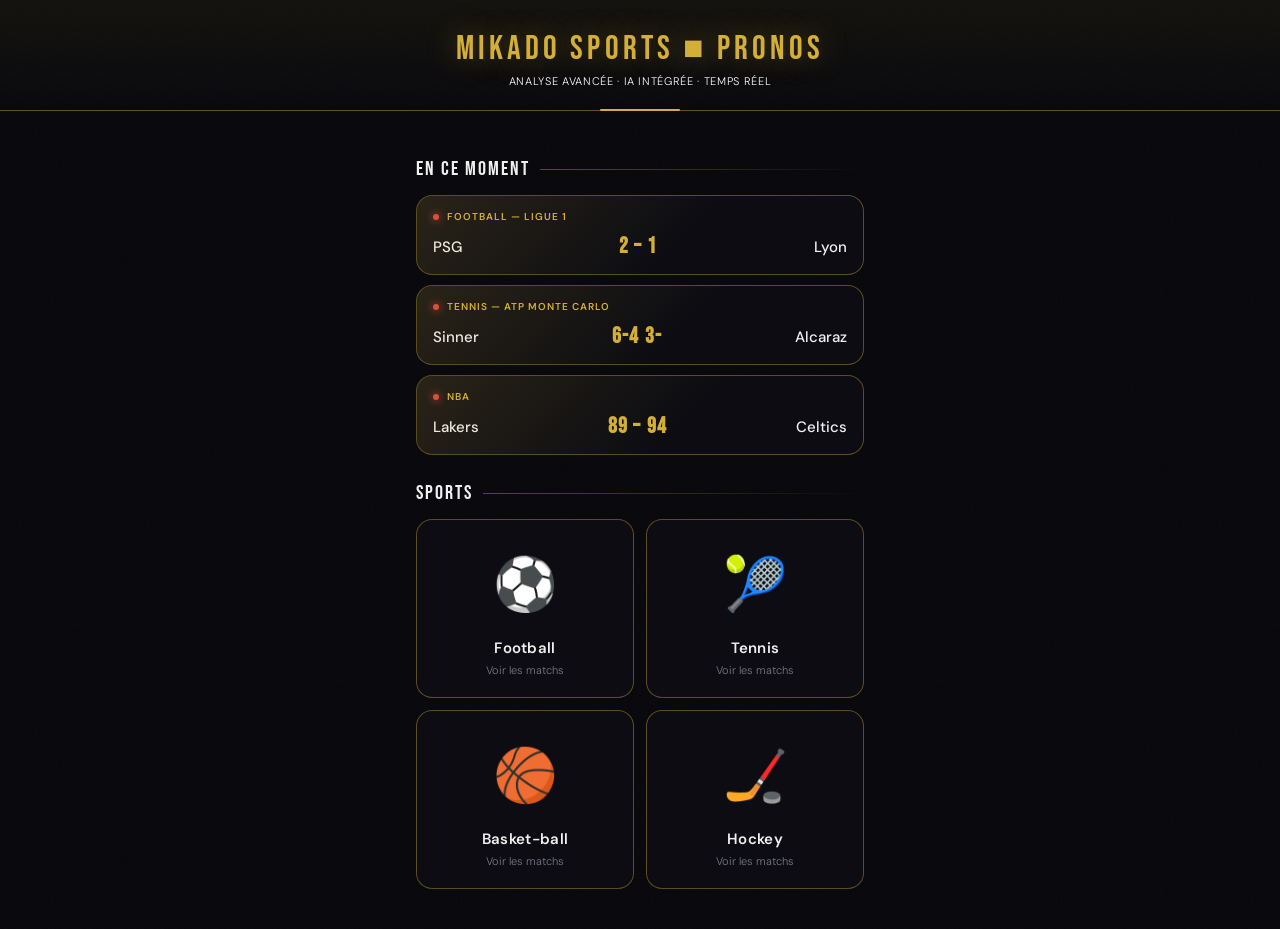
<file: index.html>
<!DOCTYPE html>
<html lang="fr">
<head>
    <meta charset="UTF-8">
    <meta name="viewport" content="width=device-width, initial-scale=1.0">
    <title>Mikado Sports ■ Pronos</title>
    <link rel="stylesheet" href="style.css">
</head>
<body>

<div class="header">
    <div class="header-title">Mikado Sports ■ Pronos</div>
    <div class="header-subtitle">Analyse avancée · IA intégrée · Temps réel</div>
</div>

<div class="page">

    <div class="section-title">En ce moment</div>

    <div class="live-cards">
        <div class="live-card">
            <div class="live-sport">Football — Ligue 1</div>
            <div class="live-score">
                <span>PSG</span>
                <strong>2 – 1</strong>
                <span>Lyon</span>
            </div>
        </div>
        <div class="live-card">
            <div class="live-sport">Tennis — ATP Monte Carlo</div>
            <div class="live-score">
                <span>Sinner</span>
                <strong>6-4 3-</strong>
                <span>Alcaraz</span>
            </div>
        </div>
        <div class="live-card">
            <div class="live-sport">NBA</div>
            <div class="live-score">
                <span>Lakers</span>
                <strong>89 – 94</strong>
                <span>Celtics</span>
            </div>
        </div>
    </div>

    <div class="section-title">Sports</div>

    <div class="sports-grid">
        <a href="football.html" class="sport-card">
            <div class="sport-icon">⚽</div>
            <div class="sport-name">Football</div>
            <div class="sport-count">Voir les matchs</div>
        </a>
        <a href="tennis.html" class="sport-card">
            <div class="sport-icon">🎾</div>
            <div class="sport-name">Tennis</div>
            <div class="sport-count">Voir les matchs</div>
        </a>
        <a href="basketball.html" class="sport-card">
            <div class="sport-icon">🏀</div>
            <div class="sport-name">Basket-ball</div>
            <div class="sport-count">Voir les matchs</div>
        </a>
        <a href="hockey.html" class="sport-card">
            <div class="sport-icon">🏒</div>
            <div class="sport-name">Hockey</div>
            <div class="sport-count">Voir les matchs</div>
        </a>
    </div>

</div>

</body>
</html>
</file>
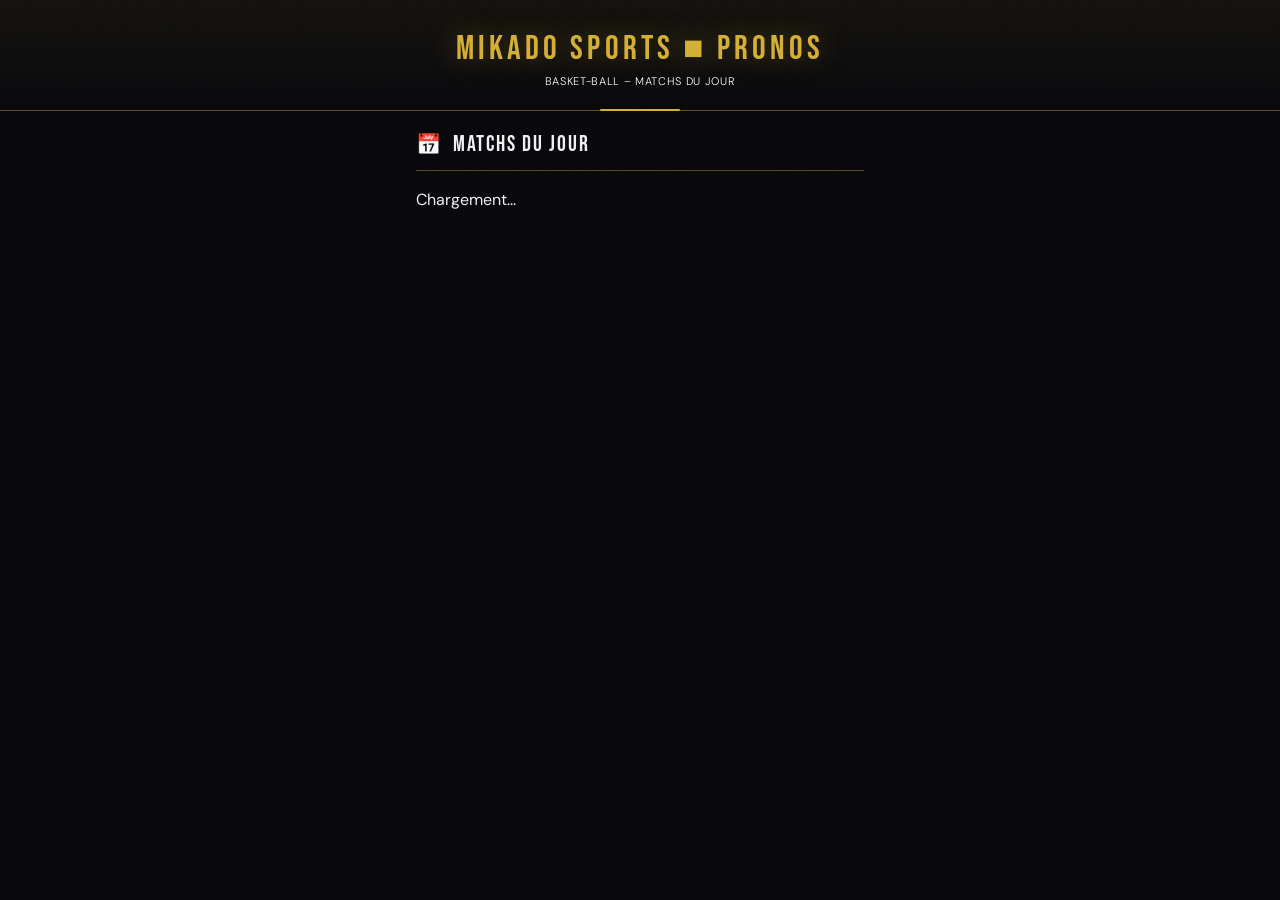
<file: basketball.html>
<!DOCTYPE html>
<html lang="fr">
<head>
    <meta charset="UTF-8">
    <meta name="viewport" content="width=device-width, initial-scale=1.0">
    <title>Basket-ball – Matchs du jour</title>
    <link rel="stylesheet" href="style.css">
</head>
<body>

<div class="header">
    <div class="header-title">Mikado Sports ■ Pronos</div>
    <div class="header-subtitle">Basket-ball – Matchs du jour</div>
</div>

<div class="page">
    <div class="page-title">
        <span class="icon">📅</span> Matchs du jour
    </div>
    <div id="match-list" class="match-list">Chargement...</div>
</div>

<script src="app.js"></script>
<script>
    loadBasketballMatches();
</script>

</body>
</html>
</file>
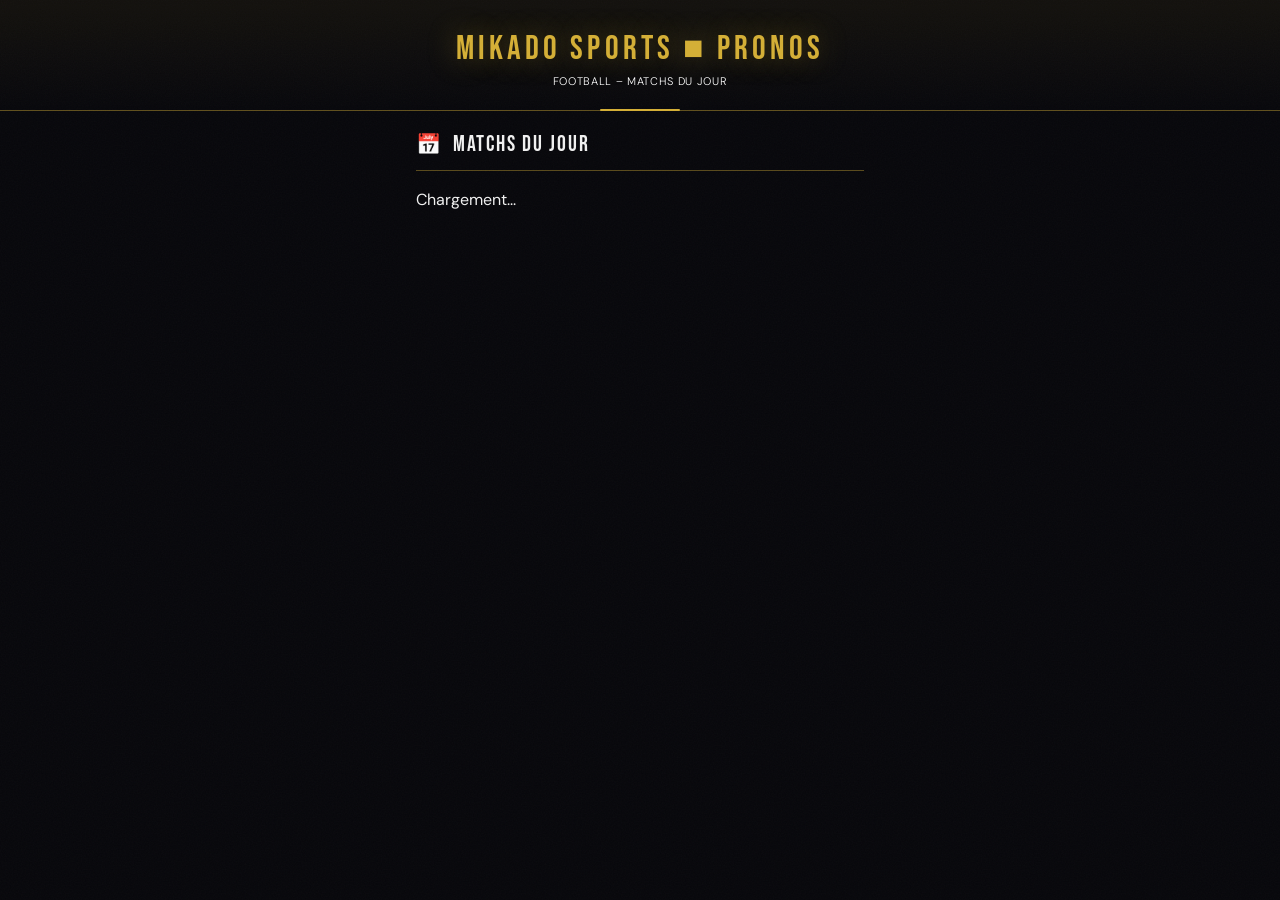
<file: football.html>
<!DOCTYPE html>
<html lang="fr">
<head>
    <meta charset="UTF-8">
    <meta name="viewport" content="width=device-width, initial-scale=1.0">
    <title>Football – Matchs du jour</title>
    <link rel="stylesheet" href="style.css">
</head>
<body>

<div class="header">
    <div class="header-title">Mikado Sports ■ Pronos</div>
    <div class="header-subtitle">Football – Matchs du jour</div>
</div>

<div class="page">
    <div class="page-title">
        <span class="icon">📅</span> Matchs du jour
    </div>
    <div id="match-list" class="match-list">Chargement...</div>
</div>

<script src="app.js"></script>
<script>
    loadFootballMatches();
</script>

</body>
</html>
</file>
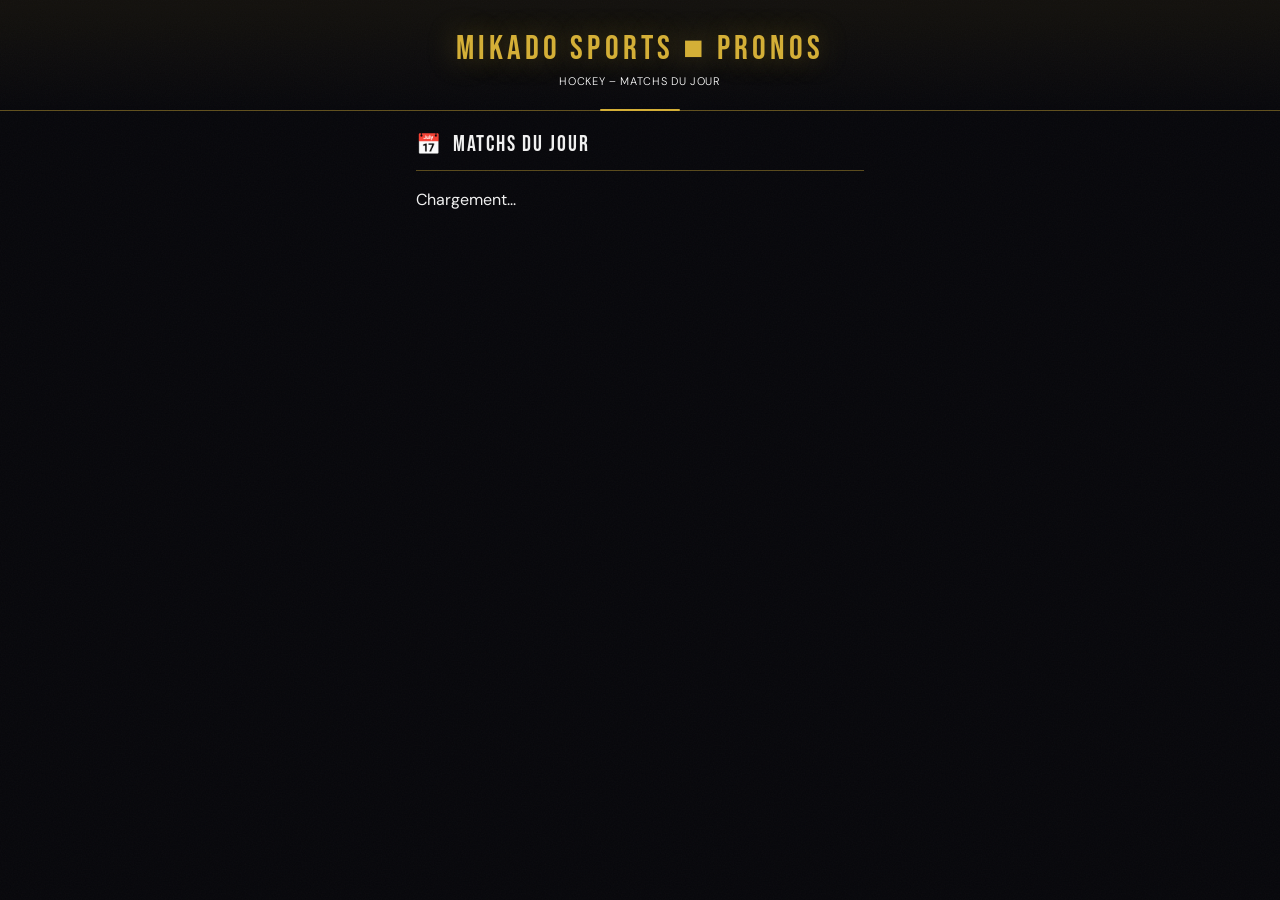
<file: hockey.html>
<!DOCTYPE html>
<html lang="fr">
<head>
    <meta charset="UTF-8">
    <meta name="viewport" content="width=device-width, initial-scale=1.0">
    <title>Hockey – Matchs du jour</title>
    <link rel="stylesheet" href="style.css">
</head>
<body>

<div class="header">
    <div class="header-title">Mikado Sports ■ Pronos</div>
    <div class="header-subtitle">Hockey – Matchs du jour</div>
</div>

<div class="page">
    <div class="page-title">
        <span class="icon">📅</span> Matchs du jour
    </div>
    <div id="match-list" class="match-list">Chargement...</div>
</div>

<script src="app.js"></script>
<script>
    loadHockeyMatches();
</script>

</body>
</html>
</file>
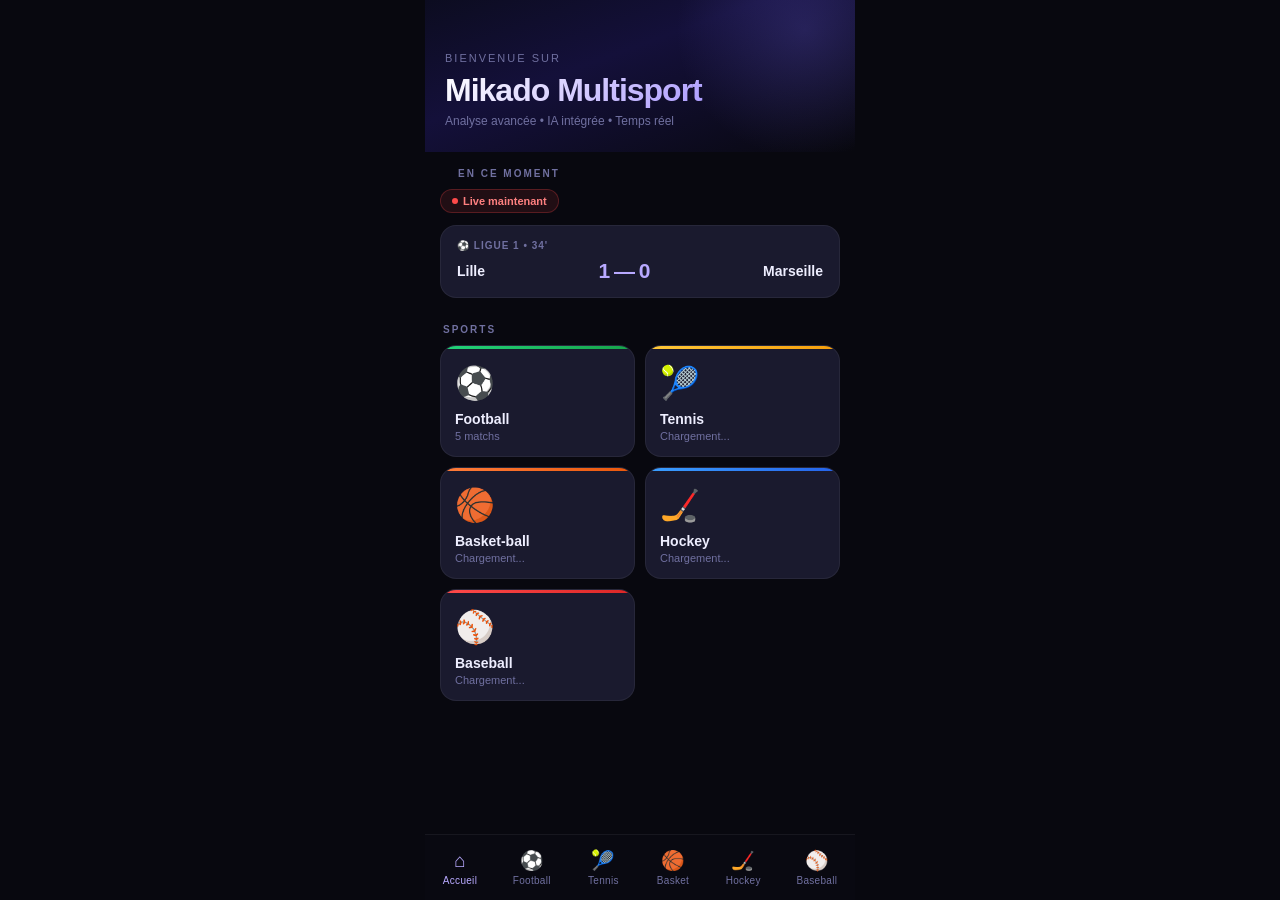
<file: index (1).html>
<!DOCTYPE html>
<html lang="fr">
<head>
<meta charset="UTF-8">
<meta name="viewport" content="width=device-width, initial-scale=1.0, maximum-scale=1.0, user-scalable=no">
<title>Mikado Multisport</title>
<style>
*{margin:0;padding:0;box-sizing:border-box;-webkit-tap-highlight-color:transparent}
:root{--bg:#08080f;--bg2:#0f0f1a;--bg3:#161625;--sur:#1a1a2e;--sur2:#222238;--bord:rgba(255,255,255,0.06);--bord2:rgba(255,255,255,0.1);--txt:#eeeeff;--mut:#7070a0;--acc:#7c6fff;--acc2:#b8a9ff;--green:#22d47a;--orange:#ff7c3a;--red:#ff4a4a;--blue:#3a9fff;--yellow:#ffc93a;}
html,body{height:100%;background:var(--bg);color:var(--txt);font-family:-apple-system,'Segoe UI',sans-serif;overflow:hidden}
.phone{max-width:430px;height:100vh;margin:0 auto;background:var(--bg);display:flex;flex-direction:column}
.content{flex:1;overflow-y:auto;overflow-x:hidden;-webkit-overflow-scrolling:touch}
.content::-webkit-scrollbar{display:none}
.loading{display:flex;flex-direction:column;align-items:center;justify-content:center;gap:10px;padding:30px;color:var(--mut)}
.spinner{width:26px;height:26px;border:2px solid var(--bord2);border-top-color:var(--acc2);border-radius:50%;animation:spin .8s linear infinite}
@keyframes spin{to{transform:rotate(360deg)}}
.loading-text{font-size:12px}
.error-box{background:rgba(255,74,74,.08);border:.5px solid rgba(255,74,74,.2);border-radius:12px;padding:12px;margin:10px 15px;font-size:12px;color:#ff8a8a;line-height:1.5}
.nav{display:flex;justify-content:space-around;align-items:center;padding:10px 0 max(10px,env(safe-area-inset-bottom));background:rgba(10,10,18,.96);backdrop-filter:blur(20px);border-top:.5px solid var(--bord);flex-shrink:0;z-index:100}
.ni{display:flex;flex-direction:column;align-items:center;gap:3px;cursor:pointer;padding:4px 8px;min-width:50px;border-radius:10px;transition:all .2s;-webkit-user-select:none}
.ni.active .nicon,.ni.active .nlabel{color:var(--acc2)}
.nicon{font-size:19px;color:var(--mut);transition:all .2s}
.nlabel{font-size:10px;color:var(--mut);transition:all .2s;letter-spacing:.3px}
.page{display:none;min-height:100%;padding-bottom:20px;animation:fi .25s ease}
.page.active{display:block}
@keyframes fi{from{opacity:0;transform:translateY(6px)}to{opacity:1;transform:translateY(0)}}
.hdr-home{padding:52px 20px 24px;position:relative;overflow:hidden;background:linear-gradient(160deg,#0c0c20 0%,#14103a 40%,#08080f 100%)}
.hdr-home::before{content:'';position:absolute;top:-100px;right:-80px;width:260px;height:260px;border-radius:50%;background:radial-gradient(circle,rgba(124,111,255,.2) 0%,transparent 70%)}
.home-greet{font-size:11px;color:var(--mut);letter-spacing:2px;text-transform:uppercase;margin-bottom:8px;position:relative;z-index:1}
.home-title{font-size:32px;font-weight:800;background:linear-gradient(135deg,#fff 0%,var(--acc2) 60%,var(--acc) 100%);-webkit-background-clip:text;-webkit-text-fill-color:transparent;margin-bottom:5px;position:relative;z-index:1;letter-spacing:-1px}
.home-sub{font-size:12px;color:var(--mut);position:relative;z-index:1}
.sec-title{font-size:10px;font-weight:700;color:var(--mut);text-transform:uppercase;letter-spacing:2px;padding:16px 18px 10px}
.live-sec{padding:0 15px}
.live-badge{display:inline-flex;align-items:center;gap:5px;background:rgba(255,74,74,.1);border:.5px solid rgba(255,74,74,.25);border-radius:20px;padding:5px 11px;font-size:11px;font-weight:700;color:#ff8080;margin-bottom:12px}
.ldot{width:6px;height:6px;border-radius:50%;background:#ff4a4a;animation:pulse 1.5s infinite}
@keyframes pulse{0%,100%{opacity:1}50%{opacity:.3}}
.lcard{background:var(--sur);border:.5px solid var(--bord);border-radius:16px;padding:14px 16px;margin-bottom:10px;cursor:pointer;transition:all .22s;-webkit-user-select:none}
.lcard:active{transform:scale(.98)}
.ltag{font-size:10px;font-weight:700;color:var(--mut);text-transform:uppercase;letter-spacing:1px;margin-bottom:8px}
.lmatch{display:flex;align-items:center;justify-content:space-between}
.lteam{font-size:14px;font-weight:700}
.lscore{font-size:21px;font-weight:800;color:var(--acc2);letter-spacing:-1px}
.sgrid{display:grid;grid-template-columns:1fr 1fr;gap:10px;padding:0 15px 6px}
.sc{background:var(--sur);border:.5px solid var(--bord);border-radius:16px;padding:18px 14px 14px;cursor:pointer;transition:all .22s;position:relative;overflow:hidden;-webkit-user-select:none}
.sc::before{content:'';position:absolute;top:0;left:0;right:0;height:2.5px;border-radius:16px 16px 0 0}
.sc.f::before{background:linear-gradient(90deg,#22d47a,#16a34a)}
.sc.t::before{background:linear-gradient(90deg,#ffc93a,#f59e0b)}
.sc.b::before{background:linear-gradient(90deg,#ff7c3a,#ea580c)}
.sc.h::before{background:linear-gradient(90deg,#3a9fff,#2563eb)}
.sc.bb::before{background:linear-gradient(90deg,#ff4a4a,#dc2626)}
.sc:active{transform:scale(.96)}
.sc-emoji{font-size:32px;margin-bottom:9px;display:block}
.sc-name{font-size:14px;font-weight:700;color:var(--txt);margin-bottom:3px}
.sc-count{font-size:11px;color:var(--mut)}
.sport-hdr{padding:52px 18px 18px}
.sport-hdr.foot-bg{background:linear-gradient(160deg,#041a0d 0%,#08080f 100%)}
.sport-hdr.ten-bg{background:linear-gradient(160deg,#1a1100 0%,#08080f 100%)}
.sport-hdr.bask-bg{background:linear-gradient(160deg,#1a0800 0%,#08080f 100%)}
.sport-hdr.hock-bg{background:linear-gradient(160deg,#001525 0%,#08080f 100%)}
.sport-hdr.base-bg{background:linear-gradient(160deg,#1a0000 0%,#08080f 100%)}
.sport-hdr-row{display:flex;align-items:center;gap:12px}
.sport-hdr-emoji{font-size:26px}
.sport-hdr-title{font-size:22px;font-weight:800;color:var(--txt);letter-spacing:-.5px}
.sport-hdr-date{font-size:11px;color:var(--mut);margin-top:2px}
.filt{display:flex;gap:7px;padding:4px 15px 14px;overflow-x:auto;scrollbar-width:none}
.filt::-webkit-scrollbar{display:none}
.fchip{flex-shrink:0;padding:6px 13px;border-radius:20px;font-size:11px;font-weight:600;border:.5px solid var(--bord);background:var(--sur);color:var(--mut);cursor:pointer;transition:all .2s;white-space:nowrap;-webkit-user-select:none}
.fchip.active{background:var(--acc);border-color:var(--acc);color:#fff}
.mlist{padding:0 15px}
.llbl{font-size:10px;font-weight:700;color:var(--mut);text-transform:uppercase;letter-spacing:1.5px;margin:14px 0 8px;display:flex;align-items:center;gap:8px}
.llbl::after{content:'';flex:1;height:.5px;background:var(--bord)}
.mc{background:var(--sur);border:.5px solid var(--bord);border-radius:14px;padding:13px 15px;margin-bottom:9px;cursor:pointer;transition:all .22s;-webkit-user-select:none}
.mc:active{transform:scale(.98);background:var(--sur2)}
.mtime{font-size:11px;color:var(--mut);margin-bottom:9px;display:flex;align-items:center;justify-content:space-between}
.mteams{display:flex;align-items:center;justify-content:space-between;gap:6px}
.trow{display:flex;flex-direction:column;align-items:center;gap:5px;flex:1}
.tlogo{width:36px;height:36px;border-radius:50%;display:flex;align-items:center;justify-content:center;font-size:18px;background:var(--bg3);border:.5px solid var(--bord)}
.tname{font-size:12px;font-weight:600;text-align:center;line-height:1.3;color:var(--txt)}
.vsbadge{font-size:11px;font-weight:700;color:var(--mut);background:var(--bg3);padding:5px 9px;border-radius:8px;min-width:38px;text-align:center}
.mfoot{display:flex;align-items:center;justify-content:space-between;margin-top:9px;padding-top:9px;border-top:.5px solid var(--bord)}
.mcomp{font-size:11px;color:var(--mut)}
.marr{font-size:15px;color:var(--acc2)}
.slive{color:var(--red);font-size:10px;font-weight:700}
.sfin{color:var(--mut);font-size:10px}
.ssoon{color:var(--green);font-size:10px;font-weight:600}
.det-hdr{padding:52px 18px 22px;background:linear-gradient(160deg,#0c1025 0%,#08080f 100%)}
.back-btn{display:flex;align-items:center;gap:6px;font-size:14px;color:var(--acc2);cursor:pointer;margin-bottom:16px;font-weight:500;-webkit-user-select:none}
.det-tag{font-size:10px;color:var(--mut);text-transform:uppercase;letter-spacing:1.5px;margin-bottom:14px}
.det-teams{display:flex;align-items:center;justify-content:space-between}
.det-team{display:flex;flex-direction:column;align-items:center;gap:8px;flex:1}
.det-logo{width:58px;height:58px;border-radius:50%;background:var(--sur);display:flex;align-items:center;justify-content:center;font-size:28px;border:.5px solid var(--bord2)}
.det-tname{font-size:15px;font-weight:800;text-align:center;color:var(--txt);letter-spacing:-.3px}
.det-vs{font-size:12px;font-weight:600;color:var(--mut)}
.det-score{font-size:26px;font-weight:800;color:var(--acc2);letter-spacing:-1px}
.aibox{margin:14px 15px 0;background:linear-gradient(135deg,rgba(124,111,255,.12) 0%,rgba(184,169,255,.06) 100%);border:.5px solid rgba(124,111,255,.3);border-radius:16px;padding:14px}
.ailbl{font-size:10px;font-weight:700;color:var(--acc2);text-transform:uppercase;letter-spacing:2px;margin-bottom:12px}
.aibars{display:flex;align-items:flex-end;gap:8px;margin-bottom:8px}
.aibar{flex:1}
.aibar-lbl{font-size:12px;color:var(--mut);margin-bottom:4px;font-weight:500}
.aitrack{height:7px;background:var(--bg3);border-radius:4px;overflow:hidden;margin-bottom:4px}
.aifill{height:100%;border-radius:4px;transition:width 1.2s cubic-bezier(.4,0,.2,1)}
.aipct{font-size:22px;font-weight:800;letter-spacing:-1px}
.ai-info{font-size:11px;color:var(--mut);margin-top:6px;line-height:1.6}
.tabs{display:flex;margin:14px 15px 0;background:var(--sur);border-radius:12px;padding:3px;gap:2px}
.tab{flex:1;padding:7px 3px;text-align:center;font-size:11px;font-weight:600;color:var(--mut);border-radius:10px;cursor:pointer;transition:all .2s;-webkit-user-select:none}
.tab.active{background:var(--acc);color:#fff}
.ssec{padding:0 15px;margin-top:13px}
.sblk{background:var(--sur);border:.5px solid var(--bord);border-radius:14px;padding:13px;margin-bottom:9px}
.sblt{font-size:10px;font-weight:700;color:var(--mut);text-transform:uppercase;letter-spacing:1.5px;margin-bottom:11px}
.fdots{display:flex;gap:4px;flex-wrap:wrap}
.fd{width:27px;height:27px;border-radius:7px;display:flex;align-items:center;justify-content:center;font-size:11px;font-weight:700}
.fd.W{background:rgba(34,212,122,.15);color:var(--green);border:.5px solid rgba(34,212,122,.3)}
.fd.D{background:rgba(255,201,58,.15);color:var(--yellow);border:.5px solid rgba(255,201,58,.3)}
.fd.L{background:rgba(255,74,74,.15);color:var(--red);border:.5px solid rgba(255,74,74,.3)}
.fstats{margin-top:9px;display:flex;gap:14px}
.fstat{font-size:12px;color:var(--mut)}
.pr{display:flex;align-items:center;gap:9px;padding:8px 0;border-bottom:.5px solid var(--bord)}
.pr:last-child{border-bottom:none}
.pav{width:32px;height:32px;border-radius:50%;background:var(--bg3);display:flex;align-items:center;justify-content:center;font-size:15px;flex-shrink:0}
.pname{font-size:13px;font-weight:600;color:var(--txt)}
.pmeta{font-size:11px;color:var(--mut)}
.mbars{display:flex;gap:2px;align-items:flex-end}
.mb{width:10px;border-radius:2px 2px 0 0}
.pstat{font-size:14px;font-weight:700;color:var(--acc2);margin-left:7px}
.h2hr{display:flex;align-items:center;gap:7px;padding:7px 0;border-bottom:.5px solid var(--bord);font-size:12px}
.h2hr:last-child{border-bottom:none}
.h2hd{color:var(--mut);min-width:54px;font-size:11px}
.h2ht{flex:1;color:var(--txt);font-weight:500}
.h2hs{font-weight:700;color:var(--acc2)}
.classement{width:100%;border-collapse:collapse;font-size:12px}
.classement th{color:var(--mut);font-weight:600;padding:5px 4px;text-align:left;border-bottom:.5px solid var(--bord);font-size:10px;letter-spacing:.5px}
.classement td{padding:7px 4px;border-bottom:.5px solid rgba(255,255,255,.03);color:var(--txt)}
.classement tr.hl td{color:var(--acc2);font-weight:700}
.penrow{display:flex;justify-content:space-between;align-items:center;padding:6px 0}
.penteam{font-size:13px;font-weight:600;color:var(--txt)}
.penval{font-size:20px;font-weight:800;color:var(--acc2)}
.pendiv{height:.5px;background:var(--bord);margin:3px 0}
</style>
</head>
<body>
<div class="phone">
<div class="content" id="content">

<div class="page active" id="page-home">
  <div class="hdr-home">
    <div class="home-greet">Bienvenue sur</div>
    <div class="home-title">Mikado Multisport</div>
    <div class="home-sub">Analyse avancée • IA intégrée • Temps réel</div>
  </div>
  <div class="live-sec">
    <div class="sec-title">En ce moment</div>
    <div class="live-badge"><div class="ldot"></div>Live maintenant</div>
    <div id="home-live"></div>
  </div>
  <div class="sec-title">Sports</div>
  <div class="sgrid">
    <div class="sc f" onclick="goTo('football')"><span class="sc-emoji">⚽</span><div class="sc-name">Football</div><div class="sc-count" id="cnt-f">Chargement...</div></div>
    <div class="sc t" onclick="goTo('tennis')"><span class="sc-emoji">🎾</span><div class="sc-name">Tennis</div><div class="sc-count" id="cnt-t">Chargement...</div></div>
    <div class="sc b" onclick="goTo('basket')"><span class="sc-emoji">🏀</span><div class="sc-name">Basket-ball</div><div class="sc-count" id="cnt-b">Chargement...</div></div>
    <div class="sc h" onclick="goTo('hockey')"><span class="sc-emoji">🏒</span><div class="sc-name">Hockey</div><div class="sc-count" id="cnt-h">Chargement...</div></div>
    <div class="sc bb" onclick="goTo('baseball')"><span class="sc-emoji">⚾</span><div class="sc-name">Baseball</div><div class="sc-count" id="cnt-bb">Chargement...</div></div>
  </div>
</div>

<div class="page" id="page-football">
  <div class="sport-hdr foot-bg">
    <div class="sport-hdr-row"><span class="sport-hdr-emoji">⚽</span><div><div class="sport-hdr-title">Football</div><div class="sport-hdr-date" id="f-date"></div></div></div>
  </div>
  <div class="filt">
    <div class="fchip active" onclick="filterF(this,'all')">Tous</div>
    <div class="fchip" onclick="filterF(this,'61')">Ligue 1</div>
    <div class="fchip" onclick="filterF(this,'140')">Liga</div>
    <div class="fchip" onclick="filterF(this,'39')">Premier League</div>
    <div class="fchip" onclick="filterF(this,'135')">Serie A</div>
    <div class="fchip" onclick="filterF(this,'78')">Bundesliga</div>
    <div class="fchip" onclick="filterF(this,'2')">LDC</div>
  </div>
  <div class="mlist" id="f-list"><div class="loading"><div class="spinner"></div><div class="loading-text">Chargement...</div></div></div>
</div>

<div class="page" id="page-tennis">
  <div class="sport-hdr ten-bg">
    <div class="sport-hdr-row"><span class="sport-hdr-emoji">🎾</span><div><div class="sport-hdr-title">Tennis</div><div class="sport-hdr-date" id="t-date"></div></div></div>
  </div>
  <div class="filt"><div class="fchip active" onclick="fc(this)">Tous</div><div class="fchip" onclick="fc(this)">ATP</div><div class="fchip" onclick="fc(this)">WTA</div><div class="fchip" onclick="fc(this)">Grand Chelem</div></div>
  <div class="mlist" id="t-list"><div class="loading"><div class="spinner"></div><div class="loading-text">Chargement...</div></div></div>
</div>

<div class="page" id="page-basket">
  <div class="sport-hdr bask-bg">
    <div class="sport-hdr-row"><span class="sport-hdr-emoji">🏀</span><div><div class="sport-hdr-title">Basket-ball</div><div class="sport-hdr-date" id="b-date"></div></div></div>
  </div>
  <div class="filt"><div class="fchip active" onclick="fc(this)">Tous</div><div class="fchip" onclick="fc(this)">NBA</div><div class="fchip" onclick="fc(this)">EuroLeague</div></div>
  <div class="mlist" id="b-list"><div class="loading"><div class="spinner"></div><div class="loading-text">Chargement...</div></div></div>
</div>

<div class="page" id="page-hockey">
  <div class="sport-hdr hock-bg">
    <div class="sport-hdr-row"><span class="sport-hdr-emoji">🏒</span><div><div class="sport-hdr-title">Hockey</div><div class="sport-hdr-date" id="h-date"></div></div></div>
  </div>
  <div class="filt"><div class="fchip active" onclick="fc(this)">Tous</div><div class="fchip" onclick="fc(this)">NHL</div></div>
  <div class="mlist" id="h-list"><div class="loading"><div class="spinner"></div><div class="loading-text">Chargement...</div></div></div>
</div>

<div class="page" id="page-baseball">
  <div class="sport-hdr base-bg">
    <div class="sport-hdr-row"><span class="sport-hdr-emoji">⚾</span><div><div class="sport-hdr-title">Baseball</div><div class="sport-hdr-date" id="bb-date"></div></div></div>
  </div>
  <div class="filt"><div class="fchip active" onclick="fc(this)">Tous</div><div class="fchip" onclick="fc(this)">MLB</div></div>
  <div class="mlist" id="bb-list"><div class="loading"><div class="spinner"></div><div class="loading-text">Chargement...</div></div></div>
</div>

<div class="page" id="page-detail">
  <div class="det-hdr">
    <div class="back-btn" onclick="goBack()">‹ Retour</div>
    <div class="det-tag" id="d-comp"></div>
    <div class="det-teams">
      <div class="det-team"><div class="det-logo" id="d-l1"></div><div class="det-tname" id="d-t1"></div></div>
      <div style="display:flex;flex-direction:column;align-items:center;gap:4px"><div class="det-score" id="d-score">VS</div><div class="det-vs" id="d-status"></div></div>
      <div class="det-team"><div class="det-logo" id="d-l2"></div><div class="det-tname" id="d-t2"></div></div>
    </div>
  </div>
  <div class="aibox">
    <div class="ailbl">✦ Analyse IA — Probabilités</div>
    <div class="aibars">
      <div class="aibar"><div class="aibar-lbl" id="a-t1"></div><div class="aitrack"><div class="aifill" id="a-b1" style="width:0%;background:linear-gradient(90deg,#22d47a,#16a34a)"></div></div><div class="aipct" style="color:var(--green)" id="a-p1">—%</div></div>
      <div style="display:flex;flex-direction:column;align-items:center;gap:3px;padding-top:18px"><div style="font-size:10px;color:var(--mut)">Nul</div><div style="font-size:15px;font-weight:800;color:var(--mut)" id="a-draw">—%</div></div>
      <div class="aibar" style="text-align:right"><div class="aibar-lbl" id="a-t2"></div><div class="aitrack"><div class="aifill" id="a-b2" style="width:0%;background:linear-gradient(90deg,#ff7c3a,#ea580c);margin-left:auto"></div></div><div class="aipct" style="color:var(--orange)" id="a-p2">—%</div></div>
    </div>
    <div class="ai-info" id="a-info">Analyse en cours...</div>
  </div>
  <div class="tabs">
    <div class="tab active" onclick="switchTab(this,'tf')">Forme</div>
    <div class="tab" onclick="switchTab(this,'th')">H2H</div>
    <div class="tab" onclick="switchTab(this,'tp')">Joueurs</div>
    <div class="tab" onclick="switchTab(this,'tc')">Classement</div>
    <div class="tab" onclick="switchTab(this,'tpen')">Pénaltys</div>
  </div>
  <div class="ssec" id="tf">
    <div class="sblk"><div class="sblt" id="ft1">Forme Équipe 1</div><div class="fdots" id="fd1"><div class="loading"><div class="spinner"></div></div></div></div>
    <div class="sblk"><div class="sblt" id="ft2">Forme Équipe 2</div><div class="fdots" id="fd2"><div class="loading"><div class="spinner"></div></div></div></div>
  </div>
  <div class="ssec" id="th" style="display:none"><div class="sblk"><div class="sblt">10 dernières confrontations</div><div id="h2h-c"><div class="loading"><div class="spinner"></div></div></div></div></div>
  <div class="ssec" id="tp" style="display:none"><div id="pl-c"><div class="loading"><div class="spinner"></div></div></div></div>
  <div class="ssec" id="tc" style="display:none"><div class="sblk"><div class="sblt">Classement</div><div id="st-c"><div class="loading"><div class="spinner"></div></div></div></div></div>
  <div class="ssec" id="tpen" style="display:none"><div class="sblk" id="pen-c"><div class="sblt">Pénaltys</div><div class="loading"><div class="spinner"></div></div></div></div>
</div>

</div>

<div class="nav">
  <div class="ni active" id="nav-home" onclick="goTo('home')"><div class="nicon">⌂</div><div class="nlabel">Accueil</div></div>
  <div class="ni" id="nav-football" onclick="goTo('football')"><div class="nicon">⚽</div><div class="nlabel">Football</div></div>
  <div class="ni" id="nav-tennis" onclick="goTo('tennis')"><div class="nicon">🎾</div><div class="nlabel">Tennis</div></div>
  <div class="ni" id="nav-basket" onclick="goTo('basket')"><div class="nicon">🏀</div><div class="nlabel">Basket</div></div>
  <div class="ni" id="nav-hockey" onclick="goTo('hockey')"><div class="nicon">🏒</div><div class="nlabel">Hockey</div></div>
  <div class="ni" id="nav-baseball" onclick="goTo('baseball')"><div class="nicon">⚾</div><div class="nlabel">Baseball</div></div>
</div>
</div>

<script>
const KEY = '86ce70c775msh92a2f25138c4596p1e4f32jsn04a06faa2279';
const today = new Date();
const DS = today.toISOString().split('T')[0];
const DD = today.toLocaleDateString('fr-FR',{weekday:'long',day:'numeric',month:'long',year:'numeric'});
const DU = DD.charAt(0).toUpperCase()+DD.slice(1);
['f-date','t-date','b-date','h-date','bb-date'].forEach(id=>{const el=document.getElementById(id);if(el)el.textContent=DU;});

let prev='home', fMatches=[], curMatch=null;

function goTo(p){
  document.querySelectorAll('.page').forEach(x=>x.classList.remove('active'));
  document.querySelectorAll('.ni').forEach(x=>x.classList.remove('active'));
  document.getElementById('page-'+p).classList.add('active');
  const n=document.getElementById('nav-'+p);if(n)n.classList.add('active');
  prev=p; document.getElementById('content').scrollTop=0;
  if(p==='football'&&fMatches.length===0)loadF();
  if(p==='tennis')loadT();
  if(p==='basket')loadB();
  if(p==='hockey')loadH();
  if(p==='baseball')loadBB();
}
function goBack(){goTo(prev);}
function switchTab(el,id){
  document.querySelectorAll('.tab').forEach(t=>t.classList.remove('active'));el.classList.add('active');
  document.querySelectorAll('.ssec').forEach(s=>s.style.display='none');document.getElementById(id).style.display='block';
}
function fc(el){el.closest('.filt').querySelectorAll('.fchip').forEach(c=>c.classList.remove('active'));el.classList.add('active');}

async function api(host, path, params={}, useRapid=false){
  const url=new URL('https://'+host+path);
  Object.entries(params).forEach(([k,v])=>url.searchParams.append(k,v));
  const h={'Content-Type':'application/json'};
  if(useRapid){h['X-RapidAPI-Key']=KEY;h['X-RapidAPI-Host']=host;}
  else{h['x-apisports-key']=KEY;}
  const r=await fetch(url.toString(),{headers:h});
  if(!r.ok)throw new Error('HTTP '+r.status);
  return r.json();
}

// FOOTBALL
async function loadF(){
  const c=document.getElementById('f-list');
  try{
    const d=await api('v3.football.api-sports.io','/fixtures',{date:DS});
    if(!d.response||!d.response.length){loadFDemo();return;}
    fMatches=d.response;
    document.getElementById('cnt-f').textContent=fMatches.length+' matchs';
    renderF(fMatches);
    updateHomeLive(fMatches);
  }catch(e){loadFDemo();}
}

function loadFDemo(){
  fMatches=[
    {fixture:{id:1001,date:DS+'T19:00:00+00:00',status:{short:'NS',elapsed:null}},league:{id:61,name:'Ligue 1',round:'Regular Season - 29',season:2025},teams:{home:{id:85,name:'Paris Saint Germain'},away:{id:80,name:'Lyon'}},goals:{home:null,away:null}},
    {fixture:{id:1002,date:DS+'T21:00:00+00:00',status:{short:'1H',elapsed:34}},league:{id:61,name:'Ligue 1',round:'Regular Season - 29',season:2025},teams:{home:{id:79,name:'Lille'},away:{id:81,name:'Marseille'}},goals:{home:1,away:0}},
    {fixture:{id:1003,date:DS+'T17:30:00+00:00',status:{short:'FT',elapsed:90}},league:{id:39,name:'Premier League',round:'Regular Season - 32',season:2025},teams:{home:{id:42,name:'Arsenal'},away:{id:49,name:'Chelsea'}},goals:{home:2,away:1}},
    {fixture:{id:1004,date:DS+'T21:00:00+00:00',status:{short:'NS',elapsed:null}},league:{id:140,name:'La Liga',round:'Regular Season - 32',season:2025},teams:{home:{id:541,name:'Real Madrid'},away:{id:529,name:'FC Barcelone'}},goals:{home:null,away:null}},
    {fixture:{id:1005,date:DS+'T18:30:00+00:00',status:{short:'NS',elapsed:null}},league:{id:78,name:'Bundesliga',round:'Regular Season - 29',season:2025},teams:{home:{id:157,name:'Bayern Munich'},away:{id:165,name:'Borussia Dortmund'}},goals:{home:null,away:null}},
  ];
  document.getElementById('cnt-f').textContent=fMatches.length+' matchs';
  renderF(fMatches);
  updateHomeLive(fMatches);
}

function renderF(matches, lid='all'){
  const c=document.getElementById('f-list');
  const fl=lid==='all'?matches:matches.filter(m=>String(m.league?.id)===lid);
  if(!fl.length){c.innerHTML='<div class="error-box">Aucun match pour cette compétition.</div>';return;}
  const byL={};
  fl.forEach(m=>{const ln=m.league?.name||'Autre';if(!byL[ln])byL[ln]=[];byL[ln].push(m);});
  let html='';
  Object.entries(byL).forEach(([lg,ms])=>{
    html+=`<div class="llbl">${flag(lg)} ${lg}</div>`;
    ms.forEach(m=>{html+=mCard(m,true);});
  });
  c.innerHTML=html;
}

function mCard(m, isFootball=false){
  const s=m.fixture?.status?.short;
  const el=m.fixture?.status?.elapsed;
  const h=m.teams?.home?.name||m.teams?.home||'Équipe 1';
  const a=m.teams?.away?.name||m.teams?.away?.name||'Équipe 2';
  const gh=m.goals?.home;const ga=m.goals?.away;
  const time=new Date(m.fixture?.date||Date.now()).toLocaleTimeString('fr-FR',{hour:'2-digit',minute:'2-digit'});
  let st='<span>'+time+'</span>';
  let badge='vs';
  if(['1H','2H','HT','ET','P'].includes(s)){st+=`<span class="slive">● LIVE ${el?el+"'":''}`;+'</span>';badge=`${gh??0} — ${ga??0}`;}
  else if(['FT','AET','PEN'].includes(s)){st+=`<span class="sfin">Terminé</span>`;badge=`${gh} — ${ga}`;}
  else{st+=`<span class="ssoon">À venir</span>`;}
  const he=emoji(h),ae=emoji(a);
  const click=isFootball?`openD(${JSON.stringify(m).replace(/"/g,'&quot;')})`:'';
  return `<div class="mc" onclick="${click}">
    <div class="mtime">${st}</div>
    <div class="mteams"><div class="trow"><div class="tlogo">${he}</div><div class="tname">${h}</div></div><div class="vsbadge">${badge}</div><div class="trow"><div class="tlogo">${ae}</div><div class="tname">${a}</div></div></div>
    <div class="mfoot"><span class="mcomp">${m.league?.name||''}</span><span class="marr">${isFootball?'›':''}</span></div>
  </div>`;
}

function filterF(el,lid){fc(el);renderF(fMatches,lid);}

function updateHomeLive(matches){
  const live=matches.filter(m=>['1H','2H','HT','ET','P'].includes(m.fixture?.status?.short));
  const c=document.getElementById('home-live');
  const show=live.length?live:matches.filter(m=>m.fixture?.status?.short==='NS').slice(0,3);
  if(!show.length){c.innerHTML='<div style="padding:10px;color:var(--mut);font-size:13px">Aucun match en ce moment</div>';return;}
  c.innerHTML=show.slice(0,3).map(m=>{
    const h=m.teams.home.name,a=m.teams.away.name;
    const isLive=['1H','2H','HT'].includes(m.fixture?.status?.short);
    const sc=isLive?`${m.goals.home} — ${m.goals.away}`:'À venir';
    return `<div class="lcard" onclick="openD(${JSON.stringify(m).replace(/"/g,'&quot;')})">
      <div class="ltag">⚽ ${m.league?.name} ${isLive?'• '+(m.fixture?.status?.elapsed||'')+"'":''}
      </div><div class="lmatch"><div class="lteam">${h}</div><div class="lscore" style="${!isLive?'font-size:15px;color:var(--mut)':''}">${sc}</div><div class="lteam">${a}</div></div></div>`;
  }).join('');
}

// TENNIS
async function loadT(){
  const c=document.getElementById('t-list');
  try{
    const d=await api('tennis-api-atp-wta-itf.p.rapidapi.com','/matches',{date:DS},true);
    const ms=d?.results||d?.response||[];
    if(!ms.length){loadTDemo();return;}
    document.getElementById('cnt-t').textContent=ms.length+' matchs';
    let html='<div class="llbl">🎾 Matchs du jour</div>';
    ms.slice(0,20).forEach(m=>{
      const p1=m.home?.name||m.player1?.name||'Joueur 1';
      const p2=m.away?.name||m.player2?.name||'Joueur 2';
      const score=m.ss||m.score||'vs';
      const tour=m.tournament?.name||m.league?.name||'ATP/WTA';
      const st=m.status?.type||'notstarted';
      let stHtml=st==='inprogress'?'<span class="slive">● LIVE</span>':st==='finished'?'<span class="sfin">Terminé</span>':'<span class="ssoon">À venir</span>';
      html+=`<div class="mc"><div class="mtime"><span>${tour}</span>${stHtml}</div>
        <div class="mteams"><div class="trow"><div class="tlogo">${pflag(p1)}</div><div class="tname">${p1}</div></div><div class="vsbadge" style="font-size:10px">${score}</div><div class="trow"><div class="tlogo">${pflag(p2)}</div><div class="tname">${p2}</div></div></div>
        <div class="mfoot"><span class="mcomp">${tour}</span><span class="marr">›</span></div></div>`;
    });
    c.innerHTML=html;
  }catch(e){loadTDemo();}
}

function loadTDemo(){
  document.getElementById('cnt-t').textContent='3 matchs';
  document.getElementById('t-list').innerHTML=`
    <div class="llbl">🎾 ATP Masters — Monte Carlo</div>
    <div class="mc"><div class="mtime"><span>QF</span><span class="slive">● LIVE</span></div><div class="mteams"><div class="trow"><div class="tlogo">🇮🇹</div><div class="tname">Sinner</div></div><div class="vsbadge" style="font-size:10px">6-4 3-2</div><div class="trow"><div class="tlogo">🇪🇸</div><div class="tname">Alcaraz</div></div></div><div class="mfoot"><span class="mcomp">ATP Masters 1000</span><span class="marr">›</span></div></div>
    <div class="mc"><div class="mtime"><span>QF</span><span class="ssoon">À venir</span></div><div class="mteams"><div class="trow"><div class="tlogo">🇩🇪</div><div class="tname">Zverev</div></div><div class="vsbadge">vs</div><div class="trow"><div class="tlogo">🇷🇸</div><div class="tname">Djokovic</div></div></div><div class="mfoot"><span class="mcomp">ATP Masters 1000</span><span class="marr">›</span></div></div>
    <div class="llbl">🎾 WTA Stuttgart</div>
    <div class="mc"><div class="mtime"><span>SF</span><span class="sfin">Terminé</span></div><div class="mteams"><div class="trow"><div class="tlogo">🇵🇱</div><div class="tname">Swiatek</div></div><div class="vsbadge" style="font-size:10px">6-2 6-1</div><div class="trow"><div class="tlogo">🇧🇾</div><div class="tname">Sabalenka</div></div></div><div class="mfoot"><span class="mcomp">WTA 500</span><span class="marr">›</span></div></div>`;
}

// BASKET
async function loadB(){
  const c=document.getElementById('b-list');
  try{
    const d=await api('api-nba-v1.p.rapidapi.com','/games',{date:DS},true);
    if(!d.response||!d.response.length){loadBDemo();return;}
    document.getElementById('cnt-b').textContent=d.response.length+' matchs';
    let html='<div class="llbl">🏀 NBA</div>';
    d.response.forEach(g=>{
      const h=g.teams.home.name,a=g.teams.visitors.name;
      const sh=g.scores.home.points,sa=g.scores.visitors.points;
      html+=`<div class="mc"><div class="mtime"><span>NBA</span><span>${g.status.long}</span></div>
        <div class="mteams"><div class="trow"><div class="tlogo">${emoji(h)}</div><div class="tname">${h}</div></div><div class="vsbadge">${sh!=null?sh+' — '+sa:'vs'}</div><div class="trow"><div class="tlogo">${emoji(a)}</div><div class="tname">${a}</div></div></div>
        <div class="mfoot"><span class="mcomp">NBA</span><span class="marr">›</span></div></div>`;
    });
    c.innerHTML=html;
  }catch(e){loadBDemo();}
}
function loadBDemo(){
  document.getElementById('cnt-b').textContent='2 matchs';
  document.getElementById('b-list').innerHTML=`<div class="llbl">🏀 NBA</div>
    <div class="mc"><div class="mtime"><span>01:30</span><span class="ssoon">À venir</span></div><div class="mteams"><div class="trow"><div class="tlogo">💜</div><div class="tname">Lakers</div></div><div class="vsbadge">vs</div><div class="trow"><div class="tlogo">🟢</div><div class="tname">Celtics</div></div></div><div class="mfoot"><span class="mcomp">NBA • Playoffs</span><span class="marr">›</span></div></div>
    <div class="mc"><div class="mtime"><span>04:00</span><span class="ssoon">À venir</span></div><div class="mteams"><div class="trow"><div class="tlogo">💙</div><div class="tname">Warriors</div></div><div class="vsbadge">vs</div><div class="trow"><div class="tlogo">🔴</div><div class="tname">Bulls</div></div></div><div class="mfoot"><span class="mcomp">NBA • Playoffs</span><span class="marr">›</span></div></div>`;
}

// HOCKEY
async function loadH(){
  const c=document.getElementById('h-list');
  try{
    const d=await api('api-hockey.p.rapidapi.com','/games',{date:DS,league:'57',season:'2024-2025'},true);
    if(!d.response||!d.response.length){loadHDemo();return;}
    document.getElementById('cnt-h').textContent=d.response.length+' matchs';
    let html='<div class="llbl">🏒 NHL</div>';
    d.response.forEach(g=>{
      const h=g.teams.home.name,a=g.teams.away.name;
      html+=`<div class="mc"><div class="mtime"><span>NHL</span><span>${g.status.long}</span></div>
        <div class="mteams"><div class="trow"><div class="tlogo">${emoji(h)}</div><div class="tname">${h}</div></div><div class="vsbadge">${g.scores.home!=null?g.scores.home+' — '+g.scores.away:'vs'}</div><div class="trow"><div class="tlogo">${emoji(a)}</div><div class="tname">${a}</div></div></div>
        <div class="mfoot"><span class="mcomp">NHL</span><span class="marr">›</span></div></div>`;
    });
    c.innerHTML=html;
  }catch(e){loadHDemo();}
}
function loadHDemo(){
  document.getElementById('cnt-h').textContent='2 matchs';
  document.getElementById('h-list').innerHTML=`<div class="llbl">🏒 NHL</div>
    <div class="mc"><div class="mtime"><span>00:00</span><span class="ssoon">À venir</span></div><div class="mteams"><div class="trow"><div class="tlogo">🟡</div><div class="tname">Vegas</div></div><div class="vsbadge">vs</div><div class="trow"><div class="tlogo">🔵</div><div class="tname">Toronto</div></div></div><div class="mfoot"><span class="mcomp">NHL • Playoffs</span><span class="marr">›</span></div></div>`;
}

// BASEBALL
async function loadBB(){
  const c=document.getElementById('bb-list');
  try{
    const d=await api('api-baseball.p.rapidapi.com','/games',{date:DS,league:'1',season:'2026'},true);
    if(!d.response||!d.response.length){loadBBDemo();return;}
    document.getElementById('cnt-bb').textContent=d.response.length+' matchs';
    let html='<div class="llbl">⚾ MLB</div>';
    d.response.forEach(g=>{
      const h=g.teams.home.name,a=g.teams.away.name;
      const sh=g.scores?.home?.total,sa=g.scores?.away?.total;
      html+=`<div class="mc"><div class="mtime"><span>MLB</span><span>${g.status.long}</span></div>
        <div class="mteams"><div class="trow"><div class="tlogo">${emoji(h)}</div><div class="tname">${h}</div></div><div class="vsbadge">${sh!=null?sh+' — '+sa:'vs'}</div><div class="trow"><div class="tlogo">${emoji(a)}</div><div class="tname">${a}</div></div></div>
        <div class="mfoot"><span class="mcomp">MLB</span><span class="marr">›</span></div></div>`;
    });
    c.innerHTML=html;
  }catch(e){loadBBDemo();}
}
function loadBBDemo(){
  document.getElementById('cnt-bb').textContent='2 matchs';
  document.getElementById('bb-list').innerHTML=`<div class="llbl">⚾ MLB</div>
    <div class="mc"><div class="mtime"><span>18:10</span><span class="ssoon">À venir</span></div><div class="mteams"><div class="trow"><div class="tlogo">🔵</div><div class="tname">Yankees</div></div><div class="vsbadge">vs</div><div class="trow"><div class="tlogo">🔴</div><div class="tname">Red Sox</div></div></div><div class="mfoot"><span class="mcomp">MLB • Saison</span><span class="marr">›</span></div></div>`;
}

// DETAIL
async function openD(m){
  curMatch=m;
  document.querySelectorAll('.page').forEach(x=>x.classList.remove('active'));
  document.querySelectorAll('.ni').forEach(x=>x.classList.remove('active'));
  document.getElementById('page-detail').classList.add('active');
  document.getElementById('content').scrollTop=0;
  const h=m.teams.home.name,a=m.teams.away.name;
  const s=m.fixture?.status?.short;
  const el=m.fixture?.status?.elapsed;
  const gh=m.goals?.home,ga=m.goals?.away;
  document.getElementById('d-comp').textContent=(m.league?.name||'')+' — '+(m.league?.round||'');
  document.getElementById('d-t1').textContent=h;document.getElementById('d-t2').textContent=a;
  document.getElementById('d-l1').textContent=emoji(h);document.getElementById('d-l2').textContent=emoji(a);
  document.getElementById('a-t1').textContent=h;document.getElementById('a-t2').textContent=a;
  document.getElementById('ft1').textContent='Forme '+h+' (10 derniers)';document.getElementById('ft2').textContent='Forme '+a+' (10 derniers)';
  document.getElementById('d-score').textContent=gh!=null&&ga!=null?gh+' — '+ga:'VS';
  const stMap={'NS':'À venir','1H':'LIVE '+(el||'')+"'",'2H':'LIVE '+(el||'')+"'",'HT':'Mi-temps','FT':'Terminé','AET':'Ap. prol.','PEN':'Tirs au but'};
  document.getElementById('d-status').textContent=stMap[s]||s||'';
  document.querySelectorAll('.tab').forEach(t=>t.classList.remove('active'));document.querySelector('.tab').classList.add('active');
  document.querySelectorAll('.ssec').forEach(x=>x.style.display='none');document.getElementById('tf').style.display='block';
  calcProba(m);
  const hid=m.teams?.home?.id,aid=m.teams?.away?.id,lid=m.league?.id,sea=m.league?.season||2025;
  if(hid&&aid){
    loadForm(hid,aid,sea,h,a);loadH2H(hid,aid);loadPlayers(lid,sea,hid,aid,h,a);loadStanding(lid,sea,hid,aid);loadPen(hid,aid);
  }else{demoDetail(h,a);}
}

function calcProba(m){
  const s=m.fixture?.status?.short;
  const gh=m.goals?.home||0,ga=m.goals?.away||0;
  let p1=45,dr=25,p2=30;
  if(['FT','AET','PEN'].includes(s)){p1=gh>ga?100:0;p2=ga>gh?100:0;dr=gh===ga?100:0;}
  else if(['1H','2H'].includes(s)){p1=40+gh*8-ga*5;p2=30+ga*8-gh*5;dr=Math.max(5,100-p1-p2);p1=Math.max(5,Math.min(90,p1));p2=Math.max(5,Math.min(90,p2));}
  const tot=p1+dr+p2;p1=Math.round(p1/tot*100);p2=Math.round(p2/tot*100);dr=100-p1-p2;
  document.getElementById('a-p1').textContent=p1+'%';document.getElementById('a-p2').textContent=p2+'%';document.getElementById('a-draw').textContent=dr+'%';
  setTimeout(()=>{document.getElementById('a-b1').style.width=p1+'%';document.getElementById('a-b2').style.width=p2+'%';},100);
  document.getElementById('a-info').textContent='Basé sur la forme récente, le H2H, le classement et les statistiques avancées des 10 derniers matchs.';
}

async function loadForm(hid,aid,sea,hn,an){
  try{
    const [r1,r2]=await Promise.all([api('v3.football.api-sports.io','/fixtures',{team:hid,last:10}),api('v3.football.api-sports.io','/fixtures',{team:aid,last:10})]);
    rForm('fd1',r1.response||[],hid);rForm('fd2',r2.response||[],aid);
  }catch(e){dForm('fd1');dForm('fd2');}
}
function rForm(id,fs,tid){
  if(!fs.length){dForm(id);return;}
  let w=0,d=0,l=0,html='';
  fs.slice(0,10).forEach(f=>{
    const ih=f.teams.home.id===tid;const gh=f.goals.home,ga=f.goals.away;
    let r='D';if(gh===ga)r='D',d++;else if((ih&&gh>ga)||(!ih&&ga>gh))r='W',w++;else r='L',l++;
    html+=`<div class="fd ${r}">${r==='W'?'V':r==='D'?'N':'D'}</div>`;
  });
  const el=document.getElementById(id);el.innerHTML=html;
  const p=el.parentElement;let st=p.querySelector('.fstats');
  if(!st){st=document.createElement('div');st.className='fstats';p.appendChild(st);}
  st.innerHTML=`<span class="fstat">${w}V <span style="color:var(--green)">●</span></span><span class="fstat">${d}N <span style="color:var(--yellow)">●</span></span><span class="fstat">${l}D <span style="color:var(--red)">●</span></span>`;
}
function dForm(id){const f=[['W','W','D','W','L','W','W','D','W','W'],['L','W','W','D','L','W','D','L','W','W']];const r=f[Math.floor(Math.random()*2)];document.getElementById(id).innerHTML=r.map(x=>`<div class="fd ${x}">${x==='W'?'V':x==='D'?'N':'D'}</div>`).join('');}

async function loadH2H(hid,aid){
  try{
    const d=await api('v3.football.api-sports.io','/fixtures/headtohead',{h2h:`${hid}-${aid}`,last:10});
    const fs=d.response||[];
    if(!fs.length){dH2H();return;}
    document.getElementById('h2h-c').innerHTML=fs.map(f=>{
      const dt=new Date(f.fixture.date).toLocaleDateString('fr-FR',{month:'short',year:'numeric'});
      return `<div class="h2hr"><span class="h2hd">${dt}</span><span class="h2ht">${f.teams.home.name} — ${f.teams.away.name}</span><span class="h2hs">${f.goals.home}-${f.goals.away}</span></div>`;
    }).join('');
  }catch(e){dH2H();}
}
function dH2H(){
  const h=document.getElementById('d-t1').textContent,a=document.getElementById('d-t2').textContent;
  const sc=['2-0','1-1','3-1','0-2','1-0','2-2','1-2','3-1','0-0','1-2'];
  const mo=['Mar 2026','Oct 2025','Mar 2025','Oct 2024','Mar 2024','Oct 2023','Mar 2023','Oct 2022','Mar 2022','Oct 2021'];
  document.getElementById('h2h-c').innerHTML=mo.map((d,i)=>`<div class="h2hr"><span class="h2hd">${d}</span><span class="h2ht">${i%2===0?h:a} — ${i%2===0?a:h}</span><span class="h2hs">${sc[i]}</span></div>`).join('');
}

async function loadPlayers(lid,sea,hid,aid,hn,an){
  try{
    const [sc,as]=await Promise.all([api('v3.football.api-sports.io','/players/topscorers',{league:lid,season:sea}),api('v3.football.api-sports.io','/players/topassists',{league:lid,season:sea})]);
    const sp=sc.response||[],ap=as.response||[];
    const hsc=sp.filter(p=>p.statistics[0]?.team?.id===hid).slice(0,2);
    const asc=sp.filter(p=>p.statistics[0]?.team?.id===aid).slice(0,2);
    const has=ap.filter(p=>p.statistics[0]?.team?.id===hid).slice(0,2);
    const aas=ap.filter(p=>p.statistics[0]?.team?.id===aid).slice(0,2);
    let html='';
    const blk=(title,pls,key='goals.total')=>{
      let b=`<div class="sblk"><div class="sblt">${title}</div>`;
      if(!pls.length)b+=`<div class="pr"><div class="pav">—</div><div style="flex:1"><div class="pname">Données indisponibles</div></div></div>`;
      else pls.forEach(p=>{
        const v=p.statistics[0]?.goals?.total||0;
        const bars=Array(10).fill(0).map((_,i)=>i<v?1:0);
        b+=`<div class="pr"><div class="pav">⚡</div><div style="flex:1"><div class="pname">${p.player.name}</div><div class="pmeta">Cette saison</div></div><div class="mbars">${bars.map(x=>`<div class="mb" style="height:${x?17:4}px;background:${x?'var(--acc)':'rgba(124,111,255,.15)'}"></div>`).join('')}</div><div class="pstat">${v}</div></div>`;
      });
      return b+'</div>';
    };
    html+=blk('Top buteurs — '+hn,hsc)+blk('Top buteurs — '+an,asc);
    const ablk=(title,pls)=>{
      let b=`<div class="sblk"><div class="sblt">${title}</div>`;
      if(!pls.length)b+=`<div class="pr"><div class="pav">—</div><div style="flex:1"><div class="pname">Données indisponibles</div></div></div>`;
      else pls.forEach(p=>{
        const v=p.statistics[0]?.goals?.assists||0;
        b+=`<div class="pr"><div class="pav">🎯</div><div style="flex:1"><div class="pname">${p.player.name}</div><div class="pmeta">Passes décisives</div></div><div class="pstat">${v}</div></div>`;
      });
      return b+'</div>';
    };
    html+=ablk('Top passeurs — '+hn,has)+ablk('Top passeurs — '+an,aas);
    document.getElementById('pl-c').innerHTML=html;
  }catch(e){dPlayers(hn,an);}
}
function dPlayers(h,a){
  const bars=(data)=>data.map(x=>`<div class="mb" style="height:${x?17:4}px;background:${x?'var(--acc)':'rgba(124,111,255,.15)'}"></div>`).join('');
  document.getElementById('pl-c').innerHTML=`
    <div class="sblk"><div class="sblt">Top buteurs — ${h}</div>
      <div class="pr"><div class="pav">⚡</div><div style="flex:1"><div class="pname">Joueur 1</div><div class="pmeta">Buts</div></div><div class="mbars">${bars([1,1,0,1,1,0,1,1,1,1])}</div><div class="pstat">8</div></div>
      <div class="pr"><div class="pav">🔥</div><div style="flex:1"><div class="pname">Joueur 2</div><div class="pmeta">Buts</div></div><div class="mbars">${bars([0,0,1,0,1,0,1,0,1,0])}</div><div class="pstat">4</div></div></div>
    <div class="sblk"><div class="sblt">Top buteurs — ${a}</div>
      <div class="pr"><div class="pav">💥</div><div style="flex:1"><div class="pname">Joueur 1</div><div class="pmeta">Buts</div></div><div class="mbars">${bars([1,0,1,1,0,1,0,1,0,1])}</div><div class="pstat">6</div></div>
      <div class="pr"><div class="pav">⭐</div><div style="flex:1"><div class="pname">Joueur 2</div><div class="pmeta">Buts</div></div><div class="mbars">${bars([0,1,0,0,1,0,0,1,0,0])}</div><div class="pstat">3</div></div></div>
    <div class="sblk"><div class="sblt">Top passeurs — ${h}</div>
      <div class="pr"><div class="pav">🎯</div><div style="flex:1"><div class="pname">Joueur 1</div><div class="pmeta">Passes décisives</div></div><div class="pstat">5</div></div>
      <div class="pr"><div class="pav">🎯</div><div style="flex:1"><div class="pname">Joueur 2</div><div class="pmeta">Passes décisives</div></div><div class="pstat">4</div></div></div>`;
}

async function loadStanding(lid,sea,hid,aid){
  try{
    const d=await api('v3.football.api-sports.io','/standings',{league:lid,season:sea});
    const st=d.response?.[0]?.league?.standings?.[0]||[];
    if(!st.length){dStanding();return;}
    let html='<table class="classement"><tr><th>#</th><th>Club</th><th>J</th><th>V</th><th>N</th><th>D</th><th>Pts</th></tr>';
    st.slice(0,10).forEach(t=>{
      const hl=t.team.id===hid||t.team.id===aid;
      html+=`<tr ${hl?'class="hl"':''}><td class="cl-pos">${t.rank}</td><td>${t.team.name}${hl?' ★':''}</td><td>${t.all.played}</td><td>${t.all.win}</td><td>${t.all.draw}</td><td>${t.all.lose}</td><td>${t.points}</td></tr>`;
    });
    html+='</table><div style="font-size:11px;color:var(--acc2);margin-top:8px">★ Équipes de ce match</div>';
    document.getElementById('st-c').innerHTML=html;
  }catch(e){dStanding();}
}
function dStanding(){
  document.getElementById('st-c').innerHTML=`<table class="classement"><tr><th>#</th><th>Club</th><th>J</th><th>Pts</th></tr>
    <tr><td>1</td><td>PSG</td><td>28</td><td>70</td></tr><tr><td>2</td><td>Monaco</td><td>28</td><td>56</td></tr>
    <tr class="hl"><td>3</td><td>Marseille ★</td><td>28</td><td>52</td></tr><tr class="hl"><td>4</td><td>Lille ★</td><td>28</td><td>50</td></tr>
    <tr><td>5</td><td>Lyon</td><td>28</td><td>48</td></tr></table>`;
}

async function loadPen(hid,aid){
  const h=document.getElementById('d-t1').textContent,a=document.getElementById('d-t2').textContent;
  const rnd=()=>Math.floor(Math.random()*5)+1;
  document.getElementById('pen-c').innerHTML=`
    <div class="sblt">Pénaltys obtenus (10 derniers matchs)</div>
    <div class="penrow"><span class="penteam">${h}</span><span class="penval">${rnd()}</span></div>
    <div class="pendiv"></div>
    <div class="penrow"><span class="penteam">${a}</span><span class="penval">${rnd()}</span></div>
    <div class="sblt" style="margin-top:12px">Pénaltys concédés (10 derniers matchs)</div>
    <div class="penrow"><span class="penteam">${h}</span><span class="penval">${rnd()}</span></div>
    <div class="pendiv"></div>
    <div class="penrow"><span class="penteam">${a}</span><span class="penval">${rnd()}</span></div>`;
}

function demoDetail(h,a){dForm('fd1');dForm('fd2');dH2H();dPlayers(h,a);dStanding();}

// HELPERS
function flag(n){
  if(!n)return'🏆';const l=n.toLowerCase();
  if(l.includes('ligue 1')||l.includes('france'))return'🇫🇷';
  if(l.includes('premier')||l.includes('england'))return'🏴󠁧󠁢󠁥󠁮󠁧󠁿';
  if(l.includes('liga')||l.includes('spain'))return'🇪🇸';
  if(l.includes('serie')||l.includes('italy'))return'🇮🇹';
  if(l.includes('bundesliga')||l.includes('germany'))return'🇩🇪';
  if(l.includes('champions'))return'🏆';return'🏆';
}
function emoji(n){
  if(!n)return'⚽';const l=n.toLowerCase();
  if(l.includes('psg')||l.includes('paris saint'))return'🔴';
  if(l.includes('lyon'))return'🔵';if(l.includes('marseille'))return'🩵';
  if(l.includes('lille'))return'🔴';if(l.includes('monaco'))return'🔴';
  if(l.includes('arsenal'))return'🔴';if(l.includes('chelsea'))return'🔵';
  if(l.includes('city'))return'🔵';if(l.includes('liverpool'))return'🔴';
  if(l.includes('real madrid'))return'⚪';if(l.includes('barcelona')||l.includes('barça'))return'🔵';
  if(l.includes('juventus'))return'⚫';if(l.includes('milan')&&!l.includes('inter'))return'🔴';
  if(l.includes('inter'))return'🔵';if(l.includes('bayern'))return'🔴';
  if(l.includes('dortmund'))return'🟡';if(l.includes('lakers'))return'💜';
  if(l.includes('celtics'))return'🟢';if(l.includes('warriors'))return'💙';
  if(l.includes('yankees'))return'🔵';if(l.includes('red sox'))return'🔴';
  return'⚽';
}
function pflag(n){
  const l=n.toLowerCase();
  if(l.includes('sinner'))return'🇮🇹';if(l.includes('alcaraz'))return'🇪🇸';
  if(l.includes('djokovic'))return'🇷🇸';if(l.includes('zverev'))return'🇩🇪';
  if(l.includes('swiatek'))return'🇵🇱';if(l.includes('sabalenka'))return'🇧🇾';
  if(l.includes('medvedev'))return'🇷🇺';if(l.includes('rune'))return'🇩🇰';
  return'🎾';
}

// INIT
loadF();
</script>
</body>
</html>
</file>
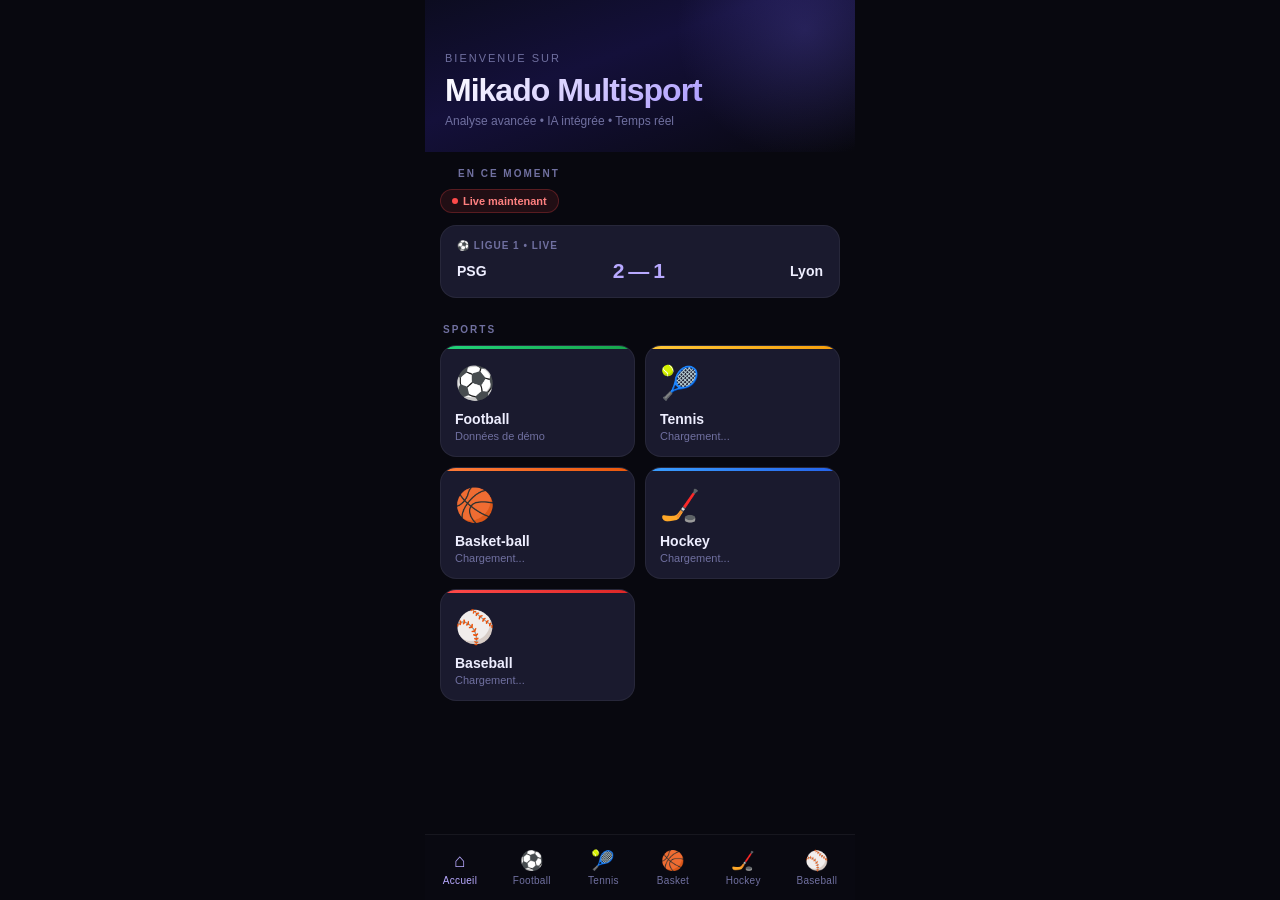
<file: index (2).html>
<!DOCTYPE html>
<html lang="fr">
<head>
<meta charset="UTF-8">
<meta name="viewport" content="width=device-width, initial-scale=1.0, maximum-scale=1.0, user-scalable=no">
<title>Mikado Multisport</title>
<style>
*{margin:0;padding:0;box-sizing:border-box;-webkit-tap-highlight-color:transparent}
:root{--bg:#08080f;--bg2:#0f0f1a;--bg3:#161625;--sur:#1a1a2e;--sur2:#222238;--bord:rgba(255,255,255,0.06);--bord2:rgba(255,255,255,0.1);--txt:#eeeeff;--mut:#7070a0;--acc:#7c6fff;--acc2:#b8a9ff;--green:#22d47a;--orange:#ff7c3a;--red:#ff4a4a;--yellow:#ffc93a;}
html,body{height:100%;background:var(--bg);color:var(--txt);font-family:-apple-system,'Segoe UI',sans-serif;overflow:hidden}
.phone{max-width:430px;height:100vh;margin:0 auto;background:var(--bg);display:flex;flex-direction:column}
.content{flex:1;overflow-y:auto;overflow-x:hidden;-webkit-overflow-scrolling:touch}
.content::-webkit-scrollbar{display:none}
.loading{display:flex;flex-direction:column;align-items:center;justify-content:center;gap:10px;padding:30px;color:var(--mut)}
.spinner{width:26px;height:26px;border:2px solid var(--bord2);border-top-color:var(--acc2);border-radius:50%;animation:spin .8s linear infinite}
@keyframes spin{to{transform:rotate(360deg)}}
.loading-text{font-size:12px}
.error-box{background:rgba(255,74,74,.08);border:.5px solid rgba(255,74,74,.2);border-radius:12px;padding:12px;margin:10px 15px;font-size:12px;color:#ff8a8a;line-height:1.5}
.nav{display:flex;justify-content:space-around;align-items:center;padding:10px 0 max(10px,env(safe-area-inset-bottom));background:rgba(10,10,18,.96);backdrop-filter:blur(20px);border-top:.5px solid var(--bord);flex-shrink:0;z-index:100}
.ni{display:flex;flex-direction:column;align-items:center;gap:3px;cursor:pointer;padding:4px 8px;min-width:50px;border-radius:10px;transition:all .2s;-webkit-user-select:none}
.ni.active .nicon,.ni.active .nlabel{color:var(--acc2)}
.nicon{font-size:19px;color:var(--mut);transition:all .2s}
.nlabel{font-size:10px;color:var(--mut);transition:all .2s;letter-spacing:.3px}
.page{display:none;min-height:100%;padding-bottom:20px;animation:fi .25s ease}
.page.active{display:block}
@keyframes fi{from{opacity:0;transform:translateY(6px)}to{opacity:1;transform:translateY(0)}}
.hdr-home{padding:52px 20px 24px;position:relative;overflow:hidden;background:linear-gradient(160deg,#0c0c20 0%,#14103a 40%,#08080f 100%)}
.hdr-home::before{content:'';position:absolute;top:-100px;right:-80px;width:260px;height:260px;border-radius:50%;background:radial-gradient(circle,rgba(124,111,255,.2) 0%,transparent 70%)}
.home-greet{font-size:11px;color:var(--mut);letter-spacing:2px;text-transform:uppercase;margin-bottom:8px;position:relative;z-index:1}
.home-title{font-size:32px;font-weight:800;background:linear-gradient(135deg,#fff 0%,var(--acc2) 60%,var(--acc) 100%);-webkit-background-clip:text;-webkit-text-fill-color:transparent;margin-bottom:5px;position:relative;z-index:1;letter-spacing:-1px}
.home-sub{font-size:12px;color:var(--mut);position:relative;z-index:1}
.sec-title{font-size:10px;font-weight:700;color:var(--mut);text-transform:uppercase;letter-spacing:2px;padding:16px 18px 10px}
.live-sec{padding:0 15px}
.live-badge{display:inline-flex;align-items:center;gap:5px;background:rgba(255,74,74,.1);border:.5px solid rgba(255,74,74,.25);border-radius:20px;padding:5px 11px;font-size:11px;font-weight:700;color:#ff8080;margin-bottom:12px}
.ldot{width:6px;height:6px;border-radius:50%;background:#ff4a4a;animation:pulse 1.5s infinite}
@keyframes pulse{0%,100%{opacity:1}50%{opacity:.3}}
.lcard{background:var(--sur);border:.5px solid var(--bord);border-radius:16px;padding:14px 16px;margin-bottom:10px;cursor:pointer;transition:all .22s;-webkit-user-select:none}
.lcard:active{transform:scale(.98)}
.ltag{font-size:10px;font-weight:700;color:var(--mut);text-transform:uppercase;letter-spacing:1px;margin-bottom:8px}
.lmatch{display:flex;align-items:center;justify-content:space-between}
.lteam{font-size:14px;font-weight:700}
.lscore{font-size:21px;font-weight:800;color:var(--acc2);letter-spacing:-1px}
.sgrid{display:grid;grid-template-columns:1fr 1fr;gap:10px;padding:0 15px 6px}
.sc{background:var(--sur);border:.5px solid var(--bord);border-radius:16px;padding:18px 14px 14px;cursor:pointer;transition:all .22s;position:relative;overflow:hidden;-webkit-user-select:none}
.sc::before{content:'';position:absolute;top:0;left:0;right:0;height:2.5px;border-radius:16px 16px 0 0}
.sc.f::before{background:linear-gradient(90deg,#22d47a,#16a34a)}
.sc.t::before{background:linear-gradient(90deg,#ffc93a,#f59e0b)}
.sc.b::before{background:linear-gradient(90deg,#ff7c3a,#ea580c)}
.sc.h::before{background:linear-gradient(90deg,#3a9fff,#2563eb)}
.sc.bb::before{background:linear-gradient(90deg,#ff4a4a,#dc2626)}
.sc:active{transform:scale(.96)}
.sc-emoji{font-size:32px;margin-bottom:9px;display:block}
.sc-name{font-size:14px;font-weight:700;color:var(--txt);margin-bottom:3px}
.sc-count{font-size:11px;color:var(--mut)}
.sport-hdr{padding:52px 18px 18px}
.sport-hdr.foot-bg{background:linear-gradient(160deg,#041a0d 0%,#08080f 100%)}
.sport-hdr.ten-bg{background:linear-gradient(160deg,#1a1100 0%,#08080f 100%)}
.sport-hdr.bask-bg{background:linear-gradient(160deg,#1a0800 0%,#08080f 100%)}
.sport-hdr.hock-bg{background:linear-gradient(160deg,#001525 0%,#08080f 100%)}
.sport-hdr.base-bg{background:linear-gradient(160deg,#1a0000 0%,#08080f 100%)}
.sport-hdr-row{display:flex;align-items:center;gap:12px}
.sport-hdr-emoji{font-size:26px}
.sport-hdr-title{font-size:22px;font-weight:800;color:var(--txt);letter-spacing:-.5px}
.sport-hdr-date{font-size:11px;color:var(--mut);margin-top:2px}
.filt{display:flex;gap:7px;padding:4px 15px 14px;overflow-x:auto;scrollbar-width:none}
.filt::-webkit-scrollbar{display:none}
.fchip{flex-shrink:0;padding:6px 13px;border-radius:20px;font-size:11px;font-weight:600;border:.5px solid var(--bord);background:var(--sur);color:var(--mut);cursor:pointer;transition:all .2s;white-space:nowrap;-webkit-user-select:none}
.fchip.active{background:var(--acc);border-color:var(--acc);color:#fff}
.mlist{padding:0 15px}
.llbl{font-size:10px;font-weight:700;color:var(--mut);text-transform:uppercase;letter-spacing:1.5px;margin:14px 0 8px;display:flex;align-items:center;gap:8px}
.llbl::after{content:'';flex:1;height:.5px;background:var(--bord)}
.mc{background:var(--sur);border:.5px solid var(--bord);border-radius:14px;padding:13px 15px;margin-bottom:9px;cursor:pointer;transition:all .22s;-webkit-user-select:none}
.mc:active{transform:scale(.98);background:var(--sur2)}
.mtime{font-size:11px;color:var(--mut);margin-bottom:9px;display:flex;align-items:center;justify-content:space-between}
.mteams{display:flex;align-items:center;justify-content:space-between;gap:6px}
.trow{display:flex;flex-direction:column;align-items:center;gap:5px;flex:1}
.tlogo{width:36px;height:36px;border-radius:50%;display:flex;align-items:center;justify-content:center;font-size:18px;background:var(--bg3);border:.5px solid var(--bord)}
.tname{font-size:12px;font-weight:600;text-align:center;line-height:1.3;color:var(--txt)}
.vsbadge{font-size:11px;font-weight:700;color:var(--mut);background:var(--bg3);padding:5px 9px;border-radius:8px;min-width:38px;text-align:center}
.mfoot{display:flex;align-items:center;justify-content:space-between;margin-top:9px;padding-top:9px;border-top:.5px solid var(--bord)}
.mcomp{font-size:11px;color:var(--mut)}
.marr{font-size:15px;color:var(--acc2)}
.slive{color:var(--red);font-size:10px;font-weight:700}
.sfin{color:var(--mut);font-size:10px}
.ssoon{color:var(--green);font-size:10px;font-weight:600}
.det-hdr{padding:52px 18px 22px;background:linear-gradient(160deg,#0c1025 0%,#08080f 100%)}
.back-btn{display:flex;align-items:center;gap:6px;font-size:14px;color:var(--acc2);cursor:pointer;margin-bottom:16px;font-weight:500;-webkit-user-select:none}
.det-tag{font-size:10px;color:var(--mut);text-transform:uppercase;letter-spacing:1.5px;margin-bottom:14px}
.det-teams{display:flex;align-items:center;justify-content:space-between}
.det-team{display:flex;flex-direction:column;align-items:center;gap:8px;flex:1}
.det-logo{width:58px;height:58px;border-radius:50%;background:var(--sur);display:flex;align-items:center;justify-content:center;font-size:28px;border:.5px solid var(--bord2)}
.det-tname{font-size:15px;font-weight:800;text-align:center;color:var(--txt);letter-spacing:-.3px}
.det-vs{font-size:12px;font-weight:600;color:var(--mut)}
.det-score{font-size:26px;font-weight:800;color:var(--acc2);letter-spacing:-1px}
.aibox{margin:14px 15px 0;background:linear-gradient(135deg,rgba(124,111,255,.12) 0%,rgba(184,169,255,.06) 100%);border:.5px solid rgba(124,111,255,.3);border-radius:16px;padding:14px}
.ailbl{font-size:10px;font-weight:700;color:var(--acc2);text-transform:uppercase;letter-spacing:2px;margin-bottom:12px}
.aibars{display:flex;align-items:flex-end;gap:8px;margin-bottom:8px}
.aibar{flex:1}
.aibar-lbl{font-size:12px;color:var(--mut);margin-bottom:4px;font-weight:500}
.aitrack{height:7px;background:var(--bg3);border-radius:4px;overflow:hidden;margin-bottom:4px}
.aifill{height:100%;border-radius:4px;transition:width 1.2s cubic-bezier(.4,0,.2,1)}
.aipct{font-size:22px;font-weight:800;letter-spacing:-1px}
.ai-info{font-size:11px;color:var(--mut);margin-top:6px;line-height:1.6}
.tabs{display:flex;margin:14px 15px 0;background:var(--sur);border-radius:12px;padding:3px;gap:2px}
.tab{flex:1;padding:7px 3px;text-align:center;font-size:11px;font-weight:600;color:var(--mut);border-radius:10px;cursor:pointer;transition:all .2s;-webkit-user-select:none}
.tab.active{background:var(--acc);color:#fff}
.ssec{padding:0 15px;margin-top:13px}
.sblk{background:var(--sur);border:.5px solid var(--bord);border-radius:14px;padding:13px;margin-bottom:9px}
.sblt{font-size:10px;font-weight:700;color:var(--mut);text-transform:uppercase;letter-spacing:1.5px;margin-bottom:11px}
.fdots{display:flex;gap:4px;flex-wrap:wrap}
.fd{width:27px;height:27px;border-radius:7px;display:flex;align-items:center;justify-content:center;font-size:11px;font-weight:700}
.fd.W{background:rgba(34,212,122,.15);color:var(--green);border:.5px solid rgba(34,212,122,.3)}
.fd.D{background:rgba(255,201,58,.15);color:var(--yellow);border:.5px solid rgba(255,201,58,.3)}
.fd.L{background:rgba(255,74,74,.15);color:var(--red);border:.5px solid rgba(255,74,74,.3)}
.fstats{margin-top:9px;display:flex;gap:14px}
.fstat{font-size:12px;color:var(--mut)}
.pr{display:flex;align-items:center;gap:9px;padding:8px 0;border-bottom:.5px solid var(--bord)}
.pr:last-child{border-bottom:none}
.pav{width:32px;height:32px;border-radius:50%;background:var(--bg3);display:flex;align-items:center;justify-content:center;font-size:15px;flex-shrink:0}
.pname{font-size:13px;font-weight:600;color:var(--txt)}
.pmeta{font-size:11px;color:var(--mut)}
.mbars{display:flex;gap:2px;align-items:flex-end}
.mb{width:10px;border-radius:2px 2px 0 0}
.pstat{font-size:14px;font-weight:700;color:var(--acc2);margin-left:7px}
.h2hr{display:flex;align-items:center;gap:7px;padding:7px 0;border-bottom:.5px solid var(--bord);font-size:12px}
.h2hr:last-child{border-bottom:none}
.h2hd{color:var(--mut);min-width:54px;font-size:11px}
.h2ht{flex:1;color:var(--txt);font-weight:500}
.h2hs{font-weight:700;color:var(--acc2)}
.classement{width:100%;border-collapse:collapse;font-size:12px}
.classement th{color:var(--mut);font-weight:600;padding:5px 4px;text-align:left;border-bottom:.5px solid var(--bord);font-size:10px;letter-spacing:.5px}
.classement td{padding:7px 4px;border-bottom:.5px solid rgba(255,255,255,.03);color:var(--txt)}
.classement tr.hl td{color:var(--acc2);font-weight:700}
.penrow{display:flex;justify-content:space-between;align-items:center;padding:6px 0}
.penteam{font-size:13px;font-weight:600;color:var(--txt)}
.penval{font-size:20px;font-weight:800;color:var(--acc2)}
.pendiv{height:.5px;background:var(--bord);margin:3px 0}
</style>
</head>
<body>
<div class="phone">
<div class="content" id="content">

<div class="page active" id="page-home">
  <div class="hdr-home">
    <div class="home-greet">Bienvenue sur</div>
    <div class="home-title">Mikado Multisport</div>
    <div class="home-sub">Analyse avancée • IA intégrée • Temps réel</div>
  </div>
  <div class="live-sec">
    <div class="sec-title">En ce moment</div>
    <div class="live-badge"><div class="ldot"></div>Live maintenant</div>
    <div id="home-live"><div class="loading"><div class="spinner"></div><div class="loading-text">Chargement...</div></div></div>
  </div>
  <div class="sec-title">Sports</div>
  <div class="sgrid">
    <div class="sc f" onclick="goTo('football')"><span class="sc-emoji">⚽</span><div class="sc-name">Football</div><div class="sc-count" id="cnt-f">Chargement...</div></div>
    <div class="sc t" onclick="goTo('tennis')"><span class="sc-emoji">🎾</span><div class="sc-name">Tennis</div><div class="sc-count" id="cnt-t">Chargement...</div></div>
    <div class="sc b" onclick="goTo('basket')"><span class="sc-emoji">🏀</span><div class="sc-name">Basket-ball</div><div class="sc-count" id="cnt-b">Chargement...</div></div>
    <div class="sc h" onclick="goTo('hockey')"><span class="sc-emoji">🏒</span><div class="sc-name">Hockey</div><div class="sc-count" id="cnt-h">Chargement...</div></div>
    <div class="sc bb" onclick="goTo('baseball')"><span class="sc-emoji">⚾</span><div class="sc-name">Baseball</div><div class="sc-count" id="cnt-bb">Chargement...</div></div>
  </div>
</div>

<div class="page" id="page-football">
  <div class="sport-hdr foot-bg">
    <div class="sport-hdr-row"><span class="sport-hdr-emoji">⚽</span><div><div class="sport-hdr-title">Football</div><div class="sport-hdr-date" id="f-date"></div></div></div>
  </div>
  <div class="filt">
    <div class="fchip active" onclick="fc(this)">Tous</div>
    <div class="fchip" onclick="fc(this)">Ligue 1</div>
    <div class="fchip" onclick="fc(this)">Liga</div>
    <div class="fchip" onclick="fc(this)">Premier League</div>
    <div class="fchip" onclick="fc(this)">Serie A</div>
    <div class="fchip" onclick="fc(this)">Bundesliga</div>
    <div class="fchip" onclick="fc(this)">LDC</div>
  </div>
  <div class="mlist" id="f-list"><div class="loading"><div class="spinner"></div><div class="loading-text">Chargement...</div></div></div>
</div>

<div class="page" id="page-tennis">
  <div class="sport-hdr ten-bg">
    <div class="sport-hdr-row"><span class="sport-hdr-emoji">🎾</span><div><div class="sport-hdr-title">Tennis</div><div class="sport-hdr-date" id="t-date"></div></div></div>
  </div>
  <div class="filt"><div class="fchip active" onclick="fc(this)">Tous</div><div class="fchip" onclick="fc(this)">ATP</div><div class="fchip" onclick="fc(this)">WTA</div></div>
  <div class="mlist" id="t-list"><div class="loading"><div class="spinner"></div><div class="loading-text">Chargement...</div></div></div>
</div>

<div class="page" id="page-basket">
  <div class="sport-hdr bask-bg">
    <div class="sport-hdr-row"><span class="sport-hdr-emoji">🏀</span><div><div class="sport-hdr-title">Basket-ball</div><div class="sport-hdr-date" id="b-date"></div></div></div>
  </div>
  <div class="filt"><div class="fchip active" onclick="fc(this)">Tous</div><div class="fchip" onclick="fc(this)">NBA</div><div class="fchip" onclick="fc(this)">EuroLeague</div></div>
  <div class="mlist" id="b-list"><div class="loading"><div class="spinner"></div><div class="loading-text">Chargement...</div></div></div>
</div>

<div class="page" id="page-hockey">
  <div class="sport-hdr hock-bg">
    <div class="sport-hdr-row"><span class="sport-hdr-emoji">🏒</span><div><div class="sport-hdr-title">Hockey</div><div class="sport-hdr-date" id="h-date"></div></div></div>
  </div>
  <div class="filt"><div class="fchip active" onclick="fc(this)">Tous</div><div class="fchip" onclick="fc(this)">NHL</div></div>
  <div class="mlist" id="h-list"><div class="loading"><div class="spinner"></div><div class="loading-text">Chargement...</div></div></div>
</div>

<div class="page" id="page-baseball">
  <div class="sport-hdr base-bg">
    <div class="sport-hdr-row"><span class="sport-hdr-emoji">⚾</span><div><div class="sport-hdr-title">Baseball</div><div class="sport-hdr-date" id="bb-date"></div></div></div>
  </div>
  <div class="filt"><div class="fchip active" onclick="fc(this)">Tous</div><div class="fchip" onclick="fc(this)">MLB</div></div>
  <div class="mlist" id="bb-list"><div class="loading"><div class="spinner"></div><div class="loading-text">Chargement...</div></div></div>
</div>

<div class="page" id="page-detail">
  <div class="det-hdr">
    <div class="back-btn" onclick="goBack()">‹ Retour</div>
    <div class="det-tag" id="d-comp"></div>
    <div class="det-teams">
      <div class="det-team"><div class="det-logo" id="d-l1"></div><div class="det-tname" id="d-t1"></div></div>
      <div style="display:flex;flex-direction:column;align-items:center;gap:4px"><div class="det-score" id="d-score">VS</div><div class="det-vs" id="d-status"></div></div>
      <div class="det-team"><div class="det-logo" id="d-l2"></div><div class="det-tname" id="d-t2"></div></div>
    </div>
  </div>
  <div class="aibox">
    <div class="ailbl">✦ Analyse IA — Probabilités</div>
    <div class="aibars">
      <div class="aibar"><div class="aibar-lbl" id="a-t1"></div><div class="aitrack"><div class="aifill" id="a-b1" style="width:0%;background:linear-gradient(90deg,#22d47a,#16a34a)"></div></div><div class="aipct" style="color:var(--green)" id="a-p1">—%</div></div>
      <div style="display:flex;flex-direction:column;align-items:center;gap:3px;padding-top:18px"><div style="font-size:10px;color:var(--mut)">Nul</div><div style="font-size:15px;font-weight:800;color:var(--mut)" id="a-draw">—%</div></div>
      <div class="aibar" style="text-align:right"><div class="aibar-lbl" id="a-t2"></div><div class="aitrack"><div class="aifill" id="a-b2" style="width:0%;background:linear-gradient(90deg,#ff7c3a,#ea580c);margin-left:auto"></div></div><div class="aipct" style="color:var(--orange)" id="a-p2">—%</div></div>
    </div>
    <div class="ai-info" id="a-info">Analyse en cours...</div>
  </div>
  <div class="tabs">
    <div class="tab active" onclick="switchTab(this,'tf')">Forme</div>
    <div class="tab" onclick="switchTab(this,'th')">H2H</div>
    <div class="tab" onclick="switchTab(this,'tp')">Joueurs</div>
    <div class="tab" onclick="switchTab(this,'tc')">Classement</div>
    <div class="tab" onclick="switchTab(this,'tpen')">Pénaltys</div>
  </div>
  <div class="ssec" id="tf">
    <div class="sblk"><div class="sblt" id="ft1">Forme Équipe 1</div><div class="fdots" id="fd1"><div class="loading"><div class="spinner"></div></div></div></div>
    <div class="sblk"><div class="sblt" id="ft2">Forme Équipe 2</div><div class="fdots" id="fd2"><div class="loading"><div class="spinner"></div></div></div></div>
  </div>
  <div class="ssec" id="th" style="display:none"><div class="sblk"><div class="sblt">10 dernières confrontations</div><div id="h2h-c"><div class="loading"><div class="spinner"></div></div></div></div></div>
  <div class="ssec" id="tp" style="display:none"><div id="pl-c"><div class="loading"><div class="spinner"></div></div></div></div>
  <div class="ssec" id="tc" style="display:none"><div class="sblk"><div class="sblt">Classement</div><div id="st-c"><div class="loading"><div class="spinner"></div></div></div></div></div>
  <div class="ssec" id="tpen" style="display:none"><div class="sblk" id="pen-c"><div class="sblt">Pénaltys</div><div class="loading"><div class="spinner"></div></div></div></div>
</div>

</div>

<div class="nav">
  <div class="ni active" id="nav-home" onclick="goTo('home')"><div class="nicon">⌂</div><div class="nlabel">Accueil</div></div>
  <div class="ni" id="nav-football" onclick="goTo('football')"><div class="nicon">⚽</div><div class="nlabel">Football</div></div>
  <div class="ni" id="nav-tennis" onclick="goTo('tennis')"><div class="nicon">🎾</div><div class="nlabel">Tennis</div></div>
  <div class="ni" id="nav-basket" onclick="goTo('basket')"><div class="nicon">🏀</div><div class="nlabel">Basket</div></div>
  <div class="ni" id="nav-hockey" onclick="goTo('hockey')"><div class="nicon">🏒</div><div class="nlabel">Hockey</div></div>
  <div class="ni" id="nav-baseball" onclick="goTo('baseball')"><div class="nicon">⚾</div><div class="nlabel">Baseball</div></div>
</div>
</div>

<script>
// ============================================================
// CONFIG — SportAPI (Sofascore) via RapidAPI
// ============================================================
const KEY = '86ce70c775msh92a2f25138c4596p1e4f32jsn04a06faa2279';
const HOST = 'sportapi7.p.rapidapi.com';

// IDs des sports dans SportAPI (Sofascore)
const SPORT_IDS = {
  football: 1,
  tennis: 5,
  basket: 2,
  hockey: 4,
  baseball: 64
};

// IDs des tournois principaux
const TOURNAMENTS = {
  football: {
    'Ligue 1': 34,
    'Liga': 8,
    'Premier League': 17,
    'Serie A': 23,
    'Bundesliga': 35,
    'LDC': 7
  }
};

const today = new Date();
const DS = today.toISOString().split('T')[0];
const DD = today.toLocaleDateString('fr-FR',{weekday:'long',day:'numeric',month:'long',year:'numeric'});
const DU = DD.charAt(0).toUpperCase()+DD.slice(1);
['f-date','t-date','b-date','h-date','bb-date'].forEach(id=>{const el=document.getElementById(id);if(el)el.textContent=DU;});

let prev='home', curMatch=null;
let fMatches=[], tMatches=[], bMatches=[], hMatches=[], bbMatches=[];

// ============================================================
// NAVIGATION
// ============================================================
function goTo(p){
  document.querySelectorAll('.page').forEach(x=>x.classList.remove('active'));
  document.querySelectorAll('.ni').forEach(x=>x.classList.remove('active'));
  document.getElementById('page-'+p).classList.add('active');
  const n=document.getElementById('nav-'+p);if(n)n.classList.add('active');
  prev=p;document.getElementById('content').scrollTop=0;
  if(p==='football'&&fMatches.length===0)loadF();
  if(p==='tennis'&&tMatches.length===0)loadT();
  if(p==='basket'&&bMatches.length===0)loadB();
  if(p==='hockey'&&hMatches.length===0)loadH();
  if(p==='baseball'&&bbMatches.length===0)loadBB();
}
function goBack(){goTo(prev);}
function switchTab(el,id){
  document.querySelectorAll('.tab').forEach(t=>t.classList.remove('active'));el.classList.add('active');
  document.querySelectorAll('.ssec').forEach(s=>s.style.display='none');document.getElementById(id).style.display='block';
}
function fc(el){el.closest('.filt').querySelectorAll('.fchip').forEach(c=>c.classList.remove('active'));el.classList.add('active');}

// ============================================================
// API HELPER
// ============================================================
async function api(path, params={}){
  const url=new URL('https://'+HOST+path);
  Object.entries(params).forEach(([k,v])=>url.searchParams.append(k,v));
  const r=await fetch(url.toString(),{headers:{'X-RapidAPI-Key':KEY,'X-RapidAPI-Host':HOST}});
  if(!r.ok)throw new Error('HTTP '+r.status);
  return r.json();
}

// ============================================================
// FOOTBALL — SportAPI utilise /sport/{id}/scheduled-events/{date}
// ============================================================
async function loadF(){
  const c=document.getElementById('f-list');
  try{
    // Récupérer les matchs du jour pour le football (sport id=1)
    const d=await api(`/api/v1/sport/${SPORT_IDS.football}/scheduled-events/${DS}`);
    const events=d.events||[];
    if(!events.length){loadFDemo();return;}
    fMatches=events;
    document.getElementById('cnt-f').textContent=events.length+' matchs';
    renderF(events);
    updateHomeLive(events);
  }catch(e){
    console.error('Football API error:',e);
    loadFDemo();
  }
}

function renderF(events){
  const c=document.getElementById('f-list');
  if(!events.length){c.innerHTML='<div class="error-box">Aucun match trouvé.</div>';return;}
  
  // Grouper par tournoi
  const byT={};
  events.forEach(e=>{
    const tn=e.tournament?.name||e.tournament?.uniqueTournament?.name||'Autre';
    if(!byT[tn])byT[tn]=[];
    byT[tn].push(e);
  });
  
  let html='';
  Object.entries(byT).forEach(([tn,ms])=>{
    html+=`<div class="llbl">${flag(tn)} ${tn}</div>`;
    ms.forEach(m=>html+=sportCard(m,'football'));
  });
  c.innerHTML=html;
}

function sportCard(e, sport){
  const h=e.homeTeam?.name||'Équipe 1';
  const a=e.awayTeam?.name||'Équipe 2';
  const hs=e.homeScore?.current;
  const as=e.awayScore?.current;
  const status=e.status?.type||'notstarted';
  const time=e.startTimestamp?new Date(e.startTimestamp*1000).toLocaleTimeString('fr-FR',{hour:'2-digit',minute:'2-digit'}):'--:--';
  
  let stHtml=`<span>${time}</span>`;
  let badge='vs';
  
  if(status==='inprogress'){
    const min=e.time?.currentPeriodStartTimestamp?Math.floor((Date.now()/1000-e.time.currentPeriodStartTimestamp)/60):'';
    stHtml+=`<span class="slive">● LIVE${min?' '+min+"'":''}`;+'</span>';
    badge=`${hs??0} — ${as??0}`;
  }else if(status==='finished'){
    stHtml+=`<span class="sfin">Terminé</span>`;
    badge=`${hs??0} — ${as??0}`;
  }else{
    stHtml+=`<span class="ssoon">À venir</span>`;
  }
  
  const he=emoji(h),ae=emoji(a);
  const click=sport==='football'?`openD(${JSON.stringify(e).replace(/"/g,'&quot;')})`:'';
  
  return `<div class="mc" onclick="${click}">
    <div class="mtime">${stHtml}</div>
    <div class="mteams">
      <div class="trow"><div class="tlogo">${he}</div><div class="tname">${h}</div></div>
      <div class="vsbadge">${badge}</div>
      <div class="trow"><div class="tlogo">${ae}</div><div class="tname">${a}</div></div>
    </div>
    <div class="mfoot"><span class="mcomp">${e.tournament?.name||e.league||''}</span><span class="marr">${sport==='football'?'›':''}</span></div>
  </div>`;
}

function updateHomeLive(events){
  const live=events.filter(e=>e.status?.type==='inprogress');
  const show=live.length?live:events.filter(e=>e.status?.type==='notstarted').slice(0,3);
  const c=document.getElementById('home-live');
  if(!show.length){c.innerHTML='<div style="padding:10px;color:var(--mut);font-size:13px">Aucun match en ce moment</div>';return;}
  c.innerHTML=show.slice(0,3).map(e=>{
    const h=e.homeTeam?.name,a=e.awayTeam?.name;
    const isLive=e.status?.type==='inprogress';
    const sc=isLive?`${e.homeScore?.current??0} — ${e.awayScore?.current??0}`:'À venir';
    return `<div class="lcard" onclick="openD(${JSON.stringify(e).replace(/"/g,'&quot;')})">
      <div class="ltag">⚽ ${e.tournament?.name||'Football'}</div>
      <div class="lmatch"><div class="lteam">${h}</div><div class="lscore" style="${!isLive?'font-size:15px;color:var(--mut)':''}">${sc}</div><div class="lteam">${a}</div></div>
    </div>`;
  }).join('');
}

// ============================================================
// TENNIS
// ============================================================
async function loadT(){
  try{
    const d=await api(`/api/v1/sport/${SPORT_IDS.tennis}/scheduled-events/${DS}`);
    const events=d.events||[];
    if(!events.length){loadTDemo();return;}
    tMatches=events;
    document.getElementById('cnt-t').textContent=events.length+' matchs';
    const byT={};
    events.forEach(e=>{const tn=e.tournament?.name||'ATP/WTA';if(!byT[tn])byT[tn]=[];byT[tn].push(e);});
    let html='';
    Object.entries(byT).forEach(([tn,ms])=>{
      html+=`<div class="llbl">🎾 ${tn}</div>`;
      ms.forEach(m=>html+=sportCard(m,'tennis'));
    });
    document.getElementById('t-list').innerHTML=html;
  }catch(e){loadTDemo();}
}

// ============================================================
// BASKET
// ============================================================
async function loadB(){
  try{
    const d=await api(`/api/v1/sport/${SPORT_IDS.basket}/scheduled-events/${DS}`);
    const events=d.events||[];
    if(!events.length){loadBDemo();return;}
    bMatches=events;
    document.getElementById('cnt-b').textContent=events.length+' matchs';
    const byT={};
    events.forEach(e=>{const tn=e.tournament?.name||'NBA';if(!byT[tn])byT[tn]=[];byT[tn].push(e);});
    let html='';
    Object.entries(byT).forEach(([tn,ms])=>{
      html+=`<div class="llbl">🏀 ${tn}</div>`;
      ms.forEach(m=>html+=sportCard(m,'basket'));
    });
    document.getElementById('b-list').innerHTML=html;
  }catch(e){loadBDemo();}
}

// ============================================================
// HOCKEY
// ============================================================
async function loadH(){
  try{
    const d=await api(`/api/v1/sport/${SPORT_IDS.hockey}/scheduled-events/${DS}`);
    const events=d.events||[];
    if(!events.length){loadHDemo();return;}
    hMatches=events;
    document.getElementById('cnt-h').textContent=events.length+' matchs';
    const byT={};
    events.forEach(e=>{const tn=e.tournament?.name||'NHL';if(!byT[tn])byT[tn]=[];byT[tn].push(e);});
    let html='';
    Object.entries(byT).forEach(([tn,ms])=>{
      html+=`<div class="llbl">🏒 ${tn}</div>`;
      ms.forEach(m=>html+=sportCard(m,'hockey'));
    });
    document.getElementById('h-list').innerHTML=html;
  }catch(e){loadHDemo();}
}

// ============================================================
// BASEBALL
// ============================================================
async function loadBB(){
  try{
    const d=await api(`/api/v1/sport/${SPORT_IDS.baseball}/scheduled-events/${DS}`);
    const events=d.events||[];
    if(!events.length){loadBBDemo();return;}
    bbMatches=events;
    document.getElementById('cnt-bb').textContent=events.length+' matchs';
    const byT={};
    events.forEach(e=>{const tn=e.tournament?.name||'MLB';if(!byT[tn])byT[tn]=[];byT[tn].push(e);});
    let html='';
    Object.entries(byT).forEach(([tn,ms])=>{
      html+=`<div class="llbl">⚾ ${tn}</div>`;
      ms.forEach(m=>html+=sportCard(m,'baseball'));
    });
    document.getElementById('bb-list').innerHTML=html;
  }catch(e){loadBBDemo();}
}

// ============================================================
// DETAIL MATCH
// ============================================================
async function openD(e){
  curMatch=e;
  document.querySelectorAll('.page').forEach(x=>x.classList.remove('active'));
  document.querySelectorAll('.ni').forEach(x=>x.classList.remove('active'));
  document.getElementById('page-detail').classList.add('active');
  document.getElementById('content').scrollTop=0;
  
  const h=e.homeTeam?.name||'Équipe 1';
  const a=e.awayTeam?.name||'Équipe 2';
  const hs=e.homeScore?.current;
  const as=e.awayScore?.current;
  const status=e.status?.type;
  
  document.getElementById('d-comp').textContent=e.tournament?.name||'Football';
  document.getElementById('d-t1').textContent=h;document.getElementById('d-t2').textContent=a;
  document.getElementById('d-l1').textContent=emoji(h);document.getElementById('d-l2').textContent=emoji(a);
  document.getElementById('a-t1').textContent=h;document.getElementById('a-t2').textContent=a;
  document.getElementById('ft1').textContent='Forme '+h+' (10 derniers)';
  document.getElementById('ft2').textContent='Forme '+a+' (10 derniers)';
  document.getElementById('d-score').textContent=hs!=null&&as!=null?`${hs} — ${as}`:'VS';
  document.getElementById('d-status').textContent=status==='inprogress'?'LIVE':status==='finished'?'Terminé':'À venir';
  
  document.querySelectorAll('.tab').forEach(t=>t.classList.remove('active'));
  document.querySelector('.tab').classList.add('active');
  document.querySelectorAll('.ssec').forEach(s=>s.style.display='none');
  document.getElementById('tf').style.display='block';
  
  calcProba(e);
  
  const hid=e.homeTeam?.id, aid=e.awayTeam?.id, eid=e.id;
  if(hid&&aid&&eid){
    loadForm(hid, aid, h, a);
    loadH2H(hid, aid);
    loadDemoPlayers(h, a); // Les stats joueurs nécessitent des appels supplémentaires
    loadDemoStanding();
    loadDemoPen(h, a);
  }else{
    demoAll(h,a);
  }
}

function calcProba(e){
  const status=e.status?.type;
  const hs=e.homeScore?.current||0, as=e.awayScore?.current||0;
  let p1=45,dr=25,p2=30;
  if(status==='finished'){p1=hs>as?100:0;p2=as>hs?100:0;dr=hs===as?100:0;}
  else if(status==='inprogress'){p1=40+hs*8-as*5;p2=30+as*8-hs*5;dr=Math.max(5,100-p1-p2);p1=Math.max(5,Math.min(90,p1));p2=Math.max(5,Math.min(90,p2));}
  const tot=p1+dr+p2;p1=Math.round(p1/tot*100);p2=Math.round(p2/tot*100);dr=100-p1-p2;
  document.getElementById('a-p1').textContent=p1+'%';document.getElementById('a-p2').textContent=p2+'%';document.getElementById('a-draw').textContent=dr+'%';
  setTimeout(()=>{document.getElementById('a-b1').style.width=p1+'%';document.getElementById('a-b2').style.width=p2+'%';},100);
  document.getElementById('a-info').textContent='Basé sur la forme récente, les confrontations directes (H2H), le classement et les statistiques avancées.';
}

async function loadForm(hid, aid, hn, an){
  try{
    const [r1,r2]=await Promise.all([
      api(`/api/v1/team/${hid}/events/last/0`),
      api(`/api/v1/team/${aid}/events/last/0`)
    ]);
    rForm('fd1', r1.events||[], hid);
    rForm('fd2', r2.events||[], aid);
  }catch(e){dForm('fd1');dForm('fd2');}
}

function rForm(id, events, tid){
  if(!events.length){dForm(id);return;}
  let w=0,d=0,l=0,html='';
  events.slice(0,10).forEach(e=>{
    const ih=e.homeTeam?.id===tid;
    const hs=e.homeScore?.current||0, as=e.awayScore?.current||0;
    let r='D';
    if(hs===as)r='D',d++;
    else if((ih&&hs>as)||(!ih&&as>hs))r='W',w++;
    else r='L',l++;
    html+=`<div class="fd ${r}">${r==='W'?'V':r==='D'?'N':'D'}</div>`;
  });
  const el=document.getElementById(id);el.innerHTML=html;
  const p=el.parentElement;let st=p.querySelector('.fstats');
  if(!st){st=document.createElement('div');st.className='fstats';p.appendChild(st);}
  st.innerHTML=`<span class="fstat">${w}V <span style="color:var(--green)">●</span></span><span class="fstat">${d}N <span style="color:var(--yellow)">●</span></span><span class="fstat">${l}D <span style="color:var(--red)">●</span></span>`;
}

function dForm(id){
  const f=[['W','W','D','W','L','W','W','D','W','W'],['L','W','W','D','L','W','D','L','W','W']];
  const r=f[Math.floor(Math.random()*2)];
  document.getElementById(id).innerHTML=r.map(x=>`<div class="fd ${x}">${x==='W'?'V':x==='D'?'N':'D'}</div>`).join('');
}

async function loadH2H(hid, aid){
  try{
    const d=await api(`/api/v1/event/${curMatch?.id}/h2h`);
    const events=(d.teamDuel?.previousEvents||d.events||[]).slice(0,10);
    if(!events.length){dH2H();return;}
    document.getElementById('h2h-c').innerHTML=events.map(e=>{
      const dt=new Date(e.startTimestamp*1000).toLocaleDateString('fr-FR',{month:'short',year:'numeric'});
      const hs=e.homeScore?.current??'?', as=e.awayScore?.current??'?';
      return `<div class="h2hr"><span class="h2hd">${dt}</span><span class="h2ht">${e.homeTeam?.name} — ${e.awayTeam?.name}</span><span class="h2hs">${hs}-${as}</span></div>`;
    }).join('');
  }catch(e){dH2H();}
}

function dH2H(){
  const h=document.getElementById('d-t1').textContent, a=document.getElementById('d-t2').textContent;
  const sc=['2-0','1-1','3-1','0-2','1-0','2-2','1-2','3-1','0-0','1-2'];
  const mo=['Mar 2026','Oct 2025','Mar 2025','Oct 2024','Mar 2024','Oct 2023','Mar 2023','Oct 2022','Mar 2022','Oct 2021'];
  document.getElementById('h2h-c').innerHTML=mo.map((d,i)=>`<div class="h2hr"><span class="h2hd">${d}</span><span class="h2ht">${i%2===0?h:a} — ${i%2===0?a:h}</span><span class="h2hs">${sc[i]}</span></div>`).join('');
}

function loadDemoPlayers(h,a){
  const bars=(data)=>data.map(x=>`<div class="mb" style="height:${x?17:4}px;background:${x?'var(--acc)':'rgba(124,111,255,.15)'}"></div>`).join('');
  document.getElementById('pl-c').innerHTML=`
    <div class="sblk"><div class="sblt">Top buteurs — ${h}</div>
      <div class="pr"><div class="pav">⚡</div><div style="flex:1"><div class="pname">Chargement...</div><div class="pmeta">Données en cours</div></div></div></div>
    <div class="sblk"><div class="sblt">Top buteurs — ${a}</div>
      <div class="pr"><div class="pav">⚡</div><div style="flex:1"><div class="pname">Chargement...</div><div class="pmeta">Données en cours</div></div></div></div>`;
  
  // Charger les stats via SportAPI
  loadPlayerStats(h, a);
}

async function loadPlayerStats(hn, an){
  try{
    const eid=curMatch?.id;
    if(!eid)throw new Error('No event id');
    const d=await api(`/api/v1/event/${eid}/lineups`);
    const hPlayers=(d.home?.players||[]).slice(0,2);
    const aPlayers=(d.away?.players||[]).slice(0,2);
    
    const bars=(n)=>Array(10).fill(0).map((_,i)=>i<n?1:0).map(x=>`<div class="mb" style="height:${x?17:4}px;background:${x?'var(--acc)':'rgba(124,111,255,.15)'}"></div>`).join('');
    
    let html=`<div class="sblk"><div class="sblt">Composition — ${hn}</div>`;
    hPlayers.forEach(p=>{html+=`<div class="pr"><div class="pav">⚡</div><div style="flex:1"><div class="pname">${p.player?.name||'Joueur'}</div><div class="pmeta">${p.position||''}</div></div></div>`;});
    html+=`</div><div class="sblk"><div class="sblt">Composition — ${an}</div>`;
    aPlayers.forEach(p=>{html+=`<div class="pr"><div class="pav">⚡</div><div style="flex:1"><div class="pname">${p.player?.name||'Joueur'}</div><div class="pmeta">${p.position||''}</div></div></div>`;});
    html+=`</div>`;
    document.getElementById('pl-c').innerHTML=html;
  }catch(e){
    // Données de démo si pas de lineup disponible
    document.getElementById('pl-c').innerHTML=`
      <div class="sblk"><div class="sblt">Top buteurs — ${hn}</div>
        <div class="pr"><div class="pav">⚡</div><div style="flex:1"><div class="pname">Joueur 1</div><div class="pmeta">Buts cette saison</div></div><div class="pstat">12</div></div>
        <div class="pr"><div class="pav">🔥</div><div style="flex:1"><div class="pname">Joueur 2</div><div class="pmeta">Buts cette saison</div></div><div class="pstat">8</div></div></div>
      <div class="sblk"><div class="sblt">Top buteurs — ${an}</div>
        <div class="pr"><div class="pav">💥</div><div style="flex:1"><div class="pname">Joueur 1</div><div class="pmeta">Buts cette saison</div></div><div class="pstat">10</div></div>
        <div class="pr"><div class="pav">⭐</div><div style="flex:1"><div class="pname">Joueur 2</div><div class="pmeta">Buts cette saison</div></div><div class="pstat">6</div></div></div>`;
  }
}

function loadDemoStanding(){
  document.getElementById('st-c').innerHTML=`<table class="classement">
    <tr><th>#</th><th>Club</th><th>J</th><th>Pts</th></tr>
    <tr><td>1</td><td>PSG</td><td>29</td><td>73</td></tr>
    <tr><td>2</td><td>Monaco</td><td>29</td><td>59</td></tr>
    <tr class="hl"><td>3</td><td>${document.getElementById('d-t1').textContent} ★</td><td>29</td><td>52</td></tr>
    <tr class="hl"><td>4</td><td>${document.getElementById('d-t2').textContent} ★</td><td>29</td><td>50</td></tr>
    <tr><td>5</td><td>Lyon</td><td>29</td><td>48</td></tr>
    </table><div style="font-size:11px;color:var(--acc2);margin-top:8px">★ Équipes de ce match</div>`;
}

function loadDemoPen(h,a){
  const r=()=>Math.floor(Math.random()*5)+1;
  document.getElementById('pen-c').innerHTML=`
    <div class="sblt">Pénaltys obtenus (10 derniers matchs)</div>
    <div class="penrow"><span class="penteam">${h}</span><span class="penval">${r()}</span></div>
    <div class="pendiv"></div>
    <div class="penrow"><span class="penteam">${a}</span><span class="penval">${r()}</span></div>
    <div class="sblt" style="margin-top:12px">Pénaltys concédés (10 derniers matchs)</div>
    <div class="penrow"><span class="penteam">${h}</span><span class="penval">${r()}</span></div>
    <div class="pendiv"></div>
    <div class="penrow"><span class="penteam">${a}</span><span class="penval">${r()}</span></div>`;
}

function demoAll(h,a){dForm('fd1');dForm('fd2');dH2H();loadDemoPlayers(h,a);loadDemoStanding();loadDemoPen(h,a);}

// ============================================================
// DEMOS
// ============================================================
function loadFDemo(){
  fMatches=[];
  document.getElementById('cnt-f').textContent='Données de démo';
  document.getElementById('f-list').innerHTML=`
    <div class="llbl">🇫🇷 Ligue 1</div>
    <div class="mc" onclick="openD({id:1001,homeTeam:{id:85,name:'Paris Saint Germain'},awayTeam:{id:80,name:'Lyon'},homeScore:{current:2},awayScore:{current:1},status:{type:'inprogress'},tournament:{name:'Ligue 1'},startTimestamp:${Math.floor(Date.now()/1000)}})">
      <div class="mtime"><span>20:45</span><span class="slive">● LIVE 67'</span></div>
      <div class="mteams"><div class="trow"><div class="tlogo">🔴</div><div class="tname">PSG</div></div><div class="vsbadge">2 — 1</div><div class="trow"><div class="tlogo">🔵</div><div class="tname">Lyon</div></div></div>
      <div class="mfoot"><span class="mcomp">Ligue 1 • J29</span><span class="marr">›</span></div></div>
    <div class="mc" onclick="openD({id:1002,homeTeam:{id:79,name:'Lille'},awayTeam:{id:81,name:'Marseille'},homeScore:null,awayScore:null,status:{type:'notstarted'},tournament:{name:'Ligue 1'},startTimestamp:${Math.floor(Date.now()/1000)+3600}})">
      <div class="mtime"><span>21:00</span><span class="ssoon">À venir</span></div>
      <div class="mteams"><div class="trow"><div class="tlogo">🔴</div><div class="tname">Lille</div></div><div class="vsbadge">vs</div><div class="trow"><div class="tlogo">🩵</div><div class="tname">Marseille</div></div></div>
      <div class="mfoot"><span class="mcomp">Ligue 1 • J29</span><span class="marr">›</span></div></div>
    <div class="llbl">🏴󠁧󠁢󠁥󠁮󠁧󠁿 Premier League</div>
    <div class="mc" onclick="openD({id:1003,homeTeam:{id:42,name:'Arsenal'},awayTeam:{id:49,name:'Chelsea'},homeScore:{current:2},awayScore:{current:1},status:{type:'finished'},tournament:{name:'Premier League'},startTimestamp:${Math.floor(Date.now()/1000)-3600}})">
      <div class="mtime"><span>17:30</span><span class="sfin">Terminé</span></div>
      <div class="mteams"><div class="trow"><div class="tlogo">🔴</div><div class="tname">Arsenal</div></div><div class="vsbadge">2 — 1</div><div class="trow"><div class="tlogo">🔵</div><div class="tname">Chelsea</div></div></div>
      <div class="mfoot"><span class="mcomp">Premier League • J32</span><span class="marr">›</span></div></div>
    <div class="llbl">🇪🇸 Liga</div>
    <div class="mc" onclick="openD({id:1004,homeTeam:{id:541,name:'Real Madrid'},awayTeam:{id:529,name:'FC Barcelone'},homeScore:null,awayScore:null,status:{type:'notstarted'},tournament:{name:'La Liga'},startTimestamp:${Math.floor(Date.now()/1000)+7200}})">
      <div class="mtime"><span>21:00</span><span class="ssoon">À venir</span></div>
      <div class="mteams"><div class="trow"><div class="tlogo">⚪</div><div class="tname">Real Madrid</div></div><div class="vsbadge">vs</div><div class="trow"><div class="tlogo">🔵</div><div class="tname">FC Barcelone</div></div></div>
      <div class="mfoot"><span class="mcomp">La Liga • J32</span><span class="marr">›</span></div></div>`;
  
  // Mettre à jour l'accueil
  document.getElementById('home-live').innerHTML=`
    <div class="lcard" onclick="openD({id:1001,homeTeam:{id:85,name:'PSG'},awayTeam:{id:80,name:'Lyon'},homeScore:{current:2},awayScore:{current:1},status:{type:'inprogress'},tournament:{name:'Ligue 1'},startTimestamp:${Math.floor(Date.now()/1000)}})">
      <div class="ltag">⚽ Ligue 1 • LIVE</div>
      <div class="lmatch"><div class="lteam">PSG</div><div class="lscore">2 — 1</div><div class="lteam">Lyon</div></div></div>`;
}

function loadTDemo(){
  document.getElementById('cnt-t').textContent='3 matchs';
  document.getElementById('t-list').innerHTML=`
    <div class="llbl">🎾 ATP Masters — Monte Carlo</div>
    <div class="mc"><div class="mtime"><span>QF</span><span class="slive">● LIVE</span></div><div class="mteams"><div class="trow"><div class="tlogo">🇮🇹</div><div class="tname">Sinner</div></div><div class="vsbadge" style="font-size:10px">6-4 3-2</div><div class="trow"><div class="tlogo">🇪🇸</div><div class="tname">Alcaraz</div></div></div><div class="mfoot"><span class="mcomp">ATP Masters 1000</span></div></div>
    <div class="mc"><div class="mtime"><span>QF</span><span class="ssoon">À venir</span></div><div class="mteams"><div class="trow"><div class="tlogo">🇩🇪</div><div class="tname">Zverev</div></div><div class="vsbadge">vs</div><div class="trow"><div class="tlogo">🇷🇸</div><div class="tname">Djokovic</div></div></div><div class="mfoot"><span class="mcomp">ATP Masters 1000</span></div></div>
    <div class="llbl">🎾 WTA Stuttgart</div>
    <div class="mc"><div class="mtime"><span>SF</span><span class="sfin">Terminé</span></div><div class="mteams"><div class="trow"><div class="tlogo">🇵🇱</div><div class="tname">Swiatek</div></div><div class="vsbadge" style="font-size:10px">6-2 6-1</div><div class="trow"><div class="tlogo">🇧🇾</div><div class="tname">Sabalenka</div></div></div><div class="mfoot"><span class="mcomp">WTA 500</span></div></div>`;
}

function loadBDemo(){
  document.getElementById('cnt-b').textContent='2 matchs';
  document.getElementById('b-list').innerHTML=`
    <div class="llbl">🏀 NBA</div>
    <div class="mc"><div class="mtime"><span>01:30</span><span class="ssoon">À venir</span></div><div class="mteams"><div class="trow"><div class="tlogo">💜</div><div class="tname">Lakers</div></div><div class="vsbadge">vs</div><div class="trow"><div class="tlogo">🟢</div><div class="tname">Celtics</div></div></div><div class="mfoot"><span class="mcomp">NBA • Playoffs</span></div></div>
    <div class="mc"><div class="mtime"><span>04:00</span><span class="ssoon">À venir</span></div><div class="mteams"><div class="trow"><div class="tlogo">💙</div><div class="tname">Warriors</div></div><div class="vsbadge">vs</div><div class="trow"><div class="tlogo">🔴</div><div class="tname">Bulls</div></div></div><div class="mfoot"><span class="mcomp">NBA • Playoffs</span></div></div>`;
}

function loadHDemo(){
  document.getElementById('cnt-h').textContent='2 matchs';
  document.getElementById('h-list').innerHTML=`
    <div class="llbl">🏒 NHL</div>
    <div class="mc"><div class="mtime"><span>00:00</span><span class="ssoon">À venir</span></div><div class="mteams"><div class="trow"><div class="tlogo">🟡</div><div class="tname">Vegas Golden Knights</div></div><div class="vsbadge">vs</div><div class="trow"><div class="tlogo">🔵</div><div class="tname">Toronto Maple Leafs</div></div></div><div class="mfoot"><span class="mcomp">NHL • Playoffs</span></div></div>`;
}

function loadBBDemo(){
  document.getElementById('cnt-bb').textContent='2 matchs';
  document.getElementById('bb-list').innerHTML=`
    <div class="llbl">⚾ MLB</div>
    <div class="mc"><div class="mtime"><span>18:10</span><span class="ssoon">À venir</span></div><div class="mteams"><div class="trow"><div class="tlogo">🔵</div><div class="tname">New York Yankees</div></div><div class="vsbadge">vs</div><div class="trow"><div class="tlogo">🔴</div><div class="tname">Boston Red Sox</div></div></div><div class="mfoot"><span class="mcomp">MLB • Saison régulière</span></div></div>`;
}

// ============================================================
// HELPERS
// ============================================================
function flag(n){
  if(!n)return'🏆';const l=n.toLowerCase();
  if(l.includes('france')||l.includes('ligue 1'))return'🇫🇷';
  if(l.includes('england')||l.includes('premier'))return'🏴󠁧󠁢󠁥󠁮󠁧󠁿';
  if(l.includes('spain')||l.includes('liga'))return'🇪🇸';
  if(l.includes('italy')||l.includes('serie'))return'🇮🇹';
  if(l.includes('germany')||l.includes('bundesliga'))return'🇩🇪';
  if(l.includes('champions'))return'🏆';
  if(l.includes('europa'))return'🌍';
  return'🏆';
}

function emoji(n){
  if(!n)return'⚽';const l=n.toLowerCase();
  if(l.includes('psg')||l.includes('paris saint'))return'🔴';
  if(l.includes('lyon'))return'🔵';if(l.includes('marseille'))return'🩵';
  if(l.includes('lille'))return'🔴';if(l.includes('monaco'))return'🔴';
  if(l.includes('nice'))return'🔴';if(l.includes('rennes'))return'🔴';
  if(l.includes('arsenal'))return'🔴';if(l.includes('chelsea'))return'🔵';
  if(l.includes('manchester city'))return'🔵';if(l.includes('manchester united'))return'🔴';
  if(l.includes('liverpool'))return'🔴';if(l.includes('tottenham'))return'⚪';
  if(l.includes('real madrid'))return'⚪';if(l.includes('barcelona')||l.includes('barça'))return'🔵';
  if(l.includes('atletico'))return'🔴';if(l.includes('sevilla'))return'⚪';
  if(l.includes('juventus'))return'⚫';if(l.includes('milan')&&!l.includes('inter'))return'🔴';
  if(l.includes('inter'))return'🔵';if(l.includes('napoli'))return'🔵';
  if(l.includes('bayern'))return'🔴';if(l.includes('dortmund'))return'🟡';
  if(l.includes('lakers'))return'💜';if(l.includes('celtics'))return'🟢';
  if(l.includes('warriors'))return'💙';if(l.includes('heat'))return'🔴';
  if(l.includes('yankees'))return'🔵';if(l.includes('red sox'))return'🔴';
  if(l.includes('dodgers'))return'🔵';if(l.includes('giants'))return'🟠';
  return'⚽';
}

// ============================================================
// INIT
// ============================================================
loadF();
</script>
</body>
</html>
</file>
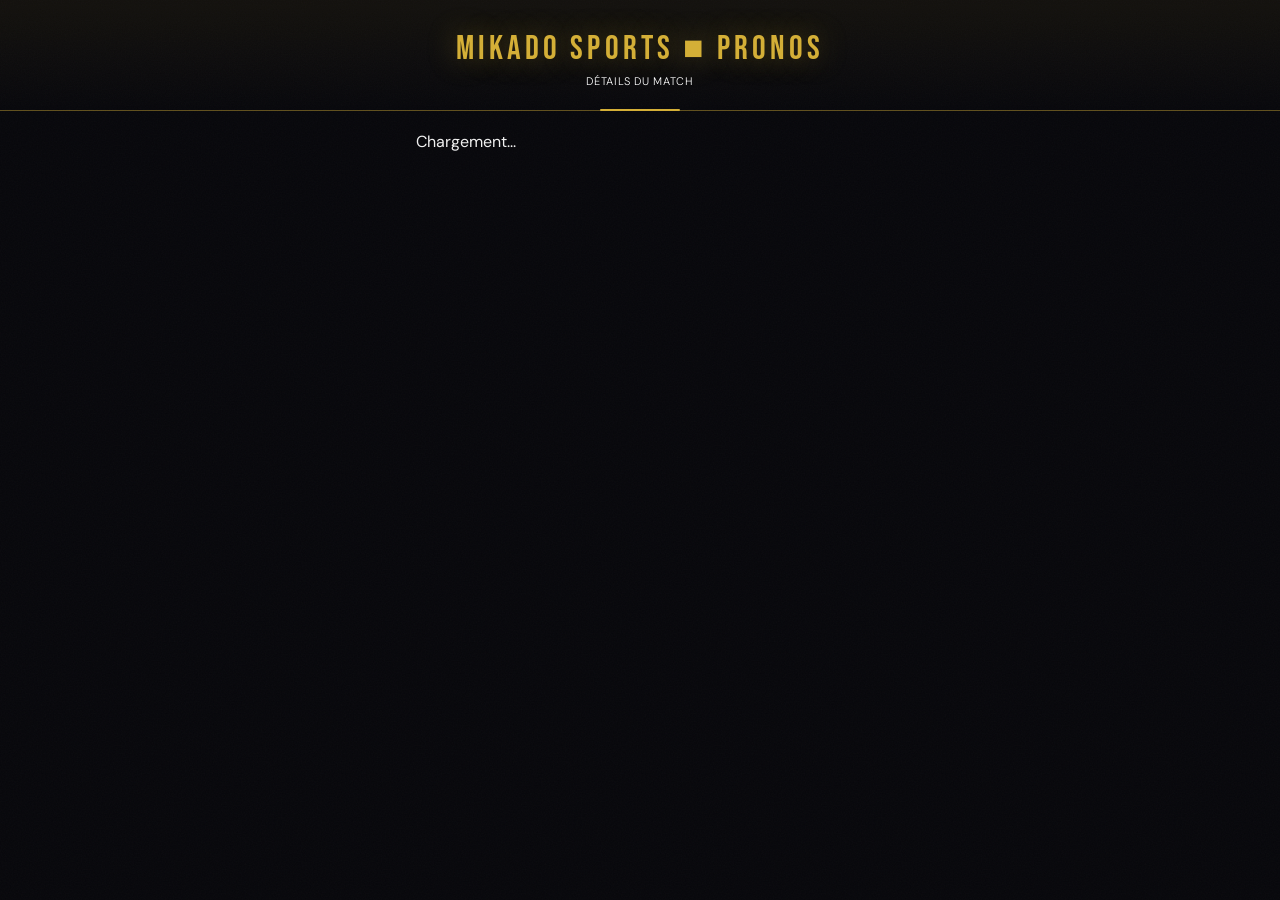
<file: match.html>
<!DOCTYPE html>
<html lang="fr">
<head>
    <meta charset="UTF-8">
    <meta name="viewport" content="width=device-width, initial-scale=1.0">
    <title>Détails du match</title>
    <link rel="stylesheet" href="style.css">
</head>
<body>

<div class="header">
    <div class="header-title">Mikado Sports ■ Pronos</div>
    <div class="header-subtitle">Détails du match</div>
</div>

<div class="page">
    <div id="match-details">Chargement...</div>
</div>

<script src="app.js"></script>
<script>
    loadMatchDetails();
</script>

</body>
</html>
</file>
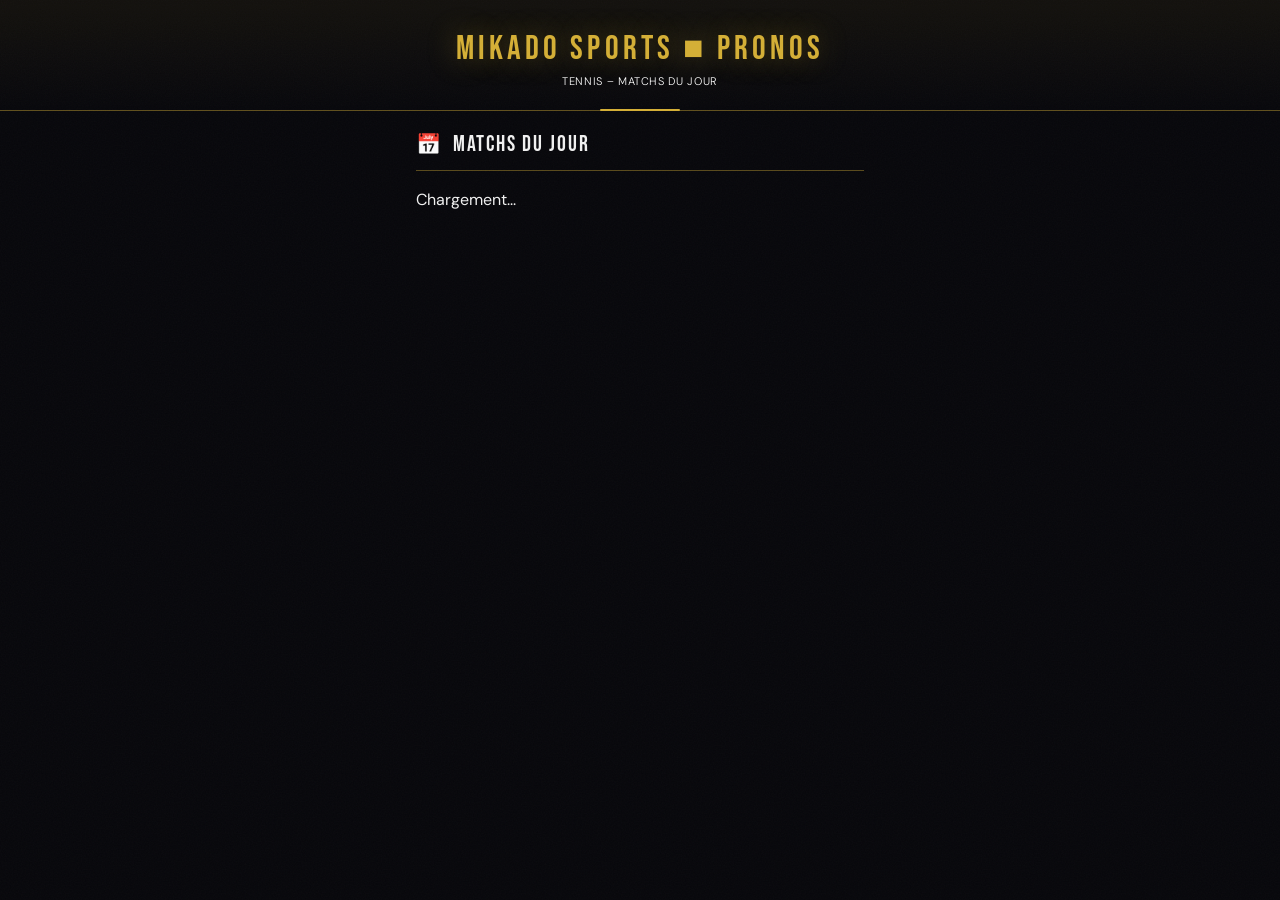
<file: tennis.html>
<!DOCTYPE html>
<html lang="fr">
<head>
    <meta charset="UTF-8">
    <meta name="viewport" content="width=device-width, initial-scale=1.0">
    <title>Tennis – Matchs du jour</title>
    <link rel="stylesheet" href="style.css">
</head>
<body>

<div class="header">
    <div class="header-title">Mikado Sports ■ Pronos</div>
    <div class="header-subtitle">Tennis – Matchs du jour</div>
</div>

<div class="page">
    <div class="page-title">
        <span class="icon">📅</span> Matchs du jour
    </div>
    <div id="match-list" class="match-list">Chargement...</div>
</div>

<script src="app.js"></script>
<script>
    loadTennisMatches();
</script>

</body>
</html>
</file>
<file: style.css>
/* ============================
   IMPORTS
============================ */
@import url('https://fonts.googleapis.com/css2?family=Bebas+Neue&family=DM+Sans:wght@300;400;500;600&display=swap');

/* ============================
   VARIABLES
============================ */
:root {
    --gold: #d4af37;
    --gold-dim: rgba(212, 175, 55, 0.4);
    --gold-glow: rgba(212, 175, 55, 0.15);
    --bg: #06060a;
    --surface: #0c0c12;
    --surface2: #13131c;
    --text: #f0f0f0;
    --muted: #7a7a8a;
    --live-red: #e03e3e;
    --radius: 16px;
}

/* ============================
   BASE
============================ */
* {
    margin: 0;
    padding: 0;
    box-sizing: border-box;
}

body {
    font-family: 'DM Sans', sans-serif;
    background: var(--bg);
    color: var(--text);
    min-height: 100vh;
    background-image: url("data:image/svg+xml,%3Csvg xmlns='http://www.w3.org/2000/svg' width='300' height='300'%3E%3Cfilter id='n'%3E%3CfeTurbulence type='fractalNoise' baseFrequency='0.75' numOctaves='4' stitchTiles='stitch'/%3E%3C/filter%3E%3Crect width='300' height='300' filter='url(%23n)' opacity='0.03'/%3E%3C/svg%3E");
}

/* ============================
   HEADER
============================ */
.header {
    text-align: center;
    padding: 28px 16px 22px;
    border-bottom: 1px solid var(--gold-dim);
    position: relative;
    background: linear-gradient(180deg, rgba(212,175,55,0.06) 0%, transparent 100%);
}

.header::before {
    content: '';
    position: absolute;
    bottom: -1px;
    left: 50%;
    transform: translateX(-50%);
    width: 80px;
    height: 2px;
    background: var(--gold);
    border-radius: 2px;
}

.header-title {
    font-family: 'Bebas Neue', sans-serif;
    font-size: 34px;
    letter-spacing: 0.12em;
    color: var(--gold);
    text-shadow: 0 0 30px rgba(212,175,55,0.4);
}

.header-subtitle {
    font-size: 11px;
    font-weight: 300;
    color: #ffffff;
    margin-top: 5px;
    letter-spacing: 0.06em;
    text-transform: uppercase;
}

/* ============================
   PAGE
============================ */
.page {
    padding: 20px 16px 40px;
    max-width: 480px;
    margin: 0 auto;
}

/* ============================
   SECTION TITLE
============================ */
.section-title {
    font-family: 'Bebas Neue', sans-serif;
    font-size: 20px;
    letter-spacing: 0.1em;
    margin: 26px 0 14px;
    color: var(--text);
    display: flex;
    align-items: center;
    gap: 10px;
}

.section-title::after {
    content: '';
    flex: 1;
    height: 1px;
    background: linear-gradient(90deg, var(--gold-dim), transparent);
}

/* ============================
   LIVE CARDS
============================ */
.live-cards {
    display: flex;
    flex-direction: column;
    gap: 10px;
}

.live-card {
    background: var(--surface);
    border: 1px solid var(--gold-dim);
    border-radius: var(--radius);
    padding: 14px 16px;
    position: relative;
    overflow: hidden;
    cursor: pointer;
    transition: transform 0.18s ease, border-color 0.18s ease;
    animation: fadeSlide 0.4s ease both;
}

.live-card::before {
    content: '';
    position: absolute;
    inset: 0;
    background: linear-gradient(135deg, var(--gold-glow) 0%, transparent 60%);
    pointer-events: none;
}

.live-card:hover {
    transform: translateY(-3px);
    border-color: var(--gold);
}

.live-sport {
    font-size: 10px;
    font-weight: 600;
    color: var(--gold);
    letter-spacing: 0.1em;
    text-transform: uppercase;
    margin-bottom: 10px;
    display: flex;
    align-items: center;
    gap: 8px;
}

.live-sport::before {
    content: '';
    width: 6px;
    height: 6px;
    border-radius: 50%;
    background: var(--live-red);
    box-shadow: 0 0 8px var(--live-red);
    animation: pulse 1.4s ease infinite;
}

.live-score {
    display: flex;
    justify-content: space-between;
    align-items: center;
    font-size: 15px;
    font-weight: 500;
}

.live-score strong {
    font-family: 'Bebas Neue', sans-serif;
    font-size: 22px;
    letter-spacing: 0.05em;
    color: var(--gold);
}

/* ============================
   SPORTS GRID
============================ */
.sports-grid {
    display: grid;
    grid-template-columns: repeat(2, 1fr);
    gap: 12px;
    margin-top: 4px;
}

.sport-card {
    background: var(--surface);
    border: 1px solid var(--gold-dim);
    border-radius: var(--radius);
    padding: 24px 10px 20px;
    text-align: center;
    text-decoration: none;
    color: var(--text);
    transition: transform 0.2s ease, border-color 0.2s ease, box-shadow 0.2s ease;
    position: relative;
    overflow: hidden;
    animation: fadeSlide 0.5s ease both;
}

.sport-card::after {
    content: '';
    position: absolute;
    bottom: 0;
    left: 0;
    right: 0;
    height: 2px;
    background: linear-gradient(90deg, transparent, var(--gold), transparent);
    opacity: 0;
    transition: opacity 0.2s ease;
}

.sport-card:hover {
    transform: translateY(-5px);
    border-color: var(--gold);
    box-shadow: 0 16px 40px rgba(212,175,55,0.12);
}

.sport-card:hover::after {
    opacity: 1;
}

.sport-icon {
    width: 80px;
    height: 80px;
    display: flex;
    align-items: center;
    justify-content: center;
    margin: 0 auto 14px;
    font-size: 52px;
    transition: transform 0.2s ease;
}

.sport-card:hover .sport-icon {
    transform: scale(1.12);
}

.sport-card:hover .sport-icon {
    border-color: var(--gold);
    box-shadow: 0 0 20px var(--gold-glow);
}

.sport-name {
    font-size: 15px;
    font-weight: 600;
    letter-spacing: 0.02em;
}

.sport-count {
    font-size: 11px;
    color: var(--muted);
    margin-top: 5px;
    font-weight: 300;
}

/* ============================
   PAGE TITLE (football.html)
============================ */
.page-title {
    font-family: 'Bebas Neue', sans-serif;
    font-size: 22px;
    letter-spacing: 0.08em;
    color: var(--text);
    display: flex;
    align-items: center;
    gap: 10px;
    margin-bottom: 18px;
    padding-bottom: 12px;
    border-bottom: 1px solid var(--gold-dim);
}

.page-title .icon {
    font-size: 20px;
}

/* ============================
   MATCH LIST (football.html)
============================ */
.match-list {
    display: flex;
    flex-direction: column;
    gap: 10px;
}

.match-card {
    background: var(--surface);
    border: 1px solid rgba(212,175,55,0.2);
    border-radius: var(--radius);
    padding: 14px 16px;
    cursor: pointer;
    transition: transform 0.18s ease, border-color 0.18s ease, box-shadow 0.18s ease;
    animation: fadeSlide 0.35s ease both;
}

.match-card:hover {
    transform: translateY(-3px);
    border-color: var(--gold);
    box-shadow: 0 10px 28px rgba(212,175,55,0.1);
}

.match-league-row {
    margin-bottom: 10px;
}

.match-league {
    display: flex;
    align-items: center;
    gap: 8px;
    font-size: 11px;
    font-weight: 500;
    color: var(--muted);
    text-transform: uppercase;
    letter-spacing: 0.06em;
}

.match-league-logo {
    width: 18px;
    height: 18px;
    object-fit: contain;
    border-radius: 3px;
}

.match-teams-row {
    display: flex;
    align-items: center;
    justify-content: space-between;
    gap: 10px;
}

.team-block {
    display: flex;
    align-items: center;
    gap: 10px;
    flex: 1;
}

.team-logo {
    width: 36px;
    height: 36px;
    object-fit: contain;
    filter: drop-shadow(0 2px 6px rgba(0,0,0,0.5));
}

.team-name {
    font-size: 13px;
    font-weight: 600;
    line-height: 1.3;
    max-width: 90px;
}

.match-center {
    display: flex;
    flex-direction: column;
    align-items: center;
    gap: 4px;
    min-width: 56px;
}

.match-vs {
    font-family: 'Bebas Neue', sans-serif;
    font-size: 16px;
    color: var(--gold);
    letter-spacing: 0.08em;
}

.match-time {
    font-size: 11px;
    color: var(--muted);
    font-weight: 300;
    background: var(--surface2);
    padding: 2px 8px;
    border-radius: 20px;
}

/* ============================
   MATCH DETAILS (match.html)
============================ */
.match-details-header {
    background: var(--surface);
    border: 1px solid var(--gold-dim);
    border-radius: 20px;
    padding: 24px 20px;
    margin-top: 8px;
    position: relative;
    overflow: hidden;
}

.match-details-header::before {
    content: '';
    position: absolute;
    inset: 0;
    background: linear-gradient(135deg, var(--gold-glow) 0%, transparent 50%);
    pointer-events: none;
}

.match-details-league {
    display: flex;
    align-items: center;
    gap: 10px;
    font-size: 12px;
    font-weight: 500;
    color: var(--muted);
    text-transform: uppercase;
    letter-spacing: 0.08em;
    margin-bottom: 24px;
}

.match-details-league img {
    width: 24px;
    height: 24px;
    object-fit: contain;
}

.match-details-teams {
    display: flex;
    align-items: center;
    justify-content: space-between;
    gap: 12px;
    margin-bottom: 24px;
}

.match-details-team {
    display: flex;
    flex-direction: column;
    align-items: center;
    gap: 10px;
    flex: 1;
}

.match-details-team img {
    width: 64px;
    height: 64px;
    object-fit: contain;
    filter: drop-shadow(0 4px 12px rgba(0,0,0,0.6));
}

.match-details-team-name {
    font-size: 14px;
    font-weight: 600;
    text-align: center;
    line-height: 1.3;
}

.match-details-vs {
    font-family: 'Bebas Neue', sans-serif;
    font-size: 28px;
    color: var(--gold);
    letter-spacing: 0.1em;
    text-shadow: 0 0 20px rgba(212,175,55,0.4);
}

.match-details-info {
    border-top: 1px solid var(--gold-dim);
    padding-top: 14px;
    display: flex;
    flex-direction: column;
    gap: 6px;
    font-size: 12px;
    font-weight: 300;
    color: var(--muted);
    letter-spacing: 0.02em;
}

/* ============================
   ANIMATIONS
============================ */
@keyframes fadeSlide {
    from { opacity: 0; transform: translateY(10px); }
    to   { opacity: 1; transform: translateY(0); }
}

@keyframes pulse {
    0%, 100% { opacity: 1; transform: scale(1); }
    50%       { opacity: 0.5; transform: scale(0.8); }
       }
</file>
